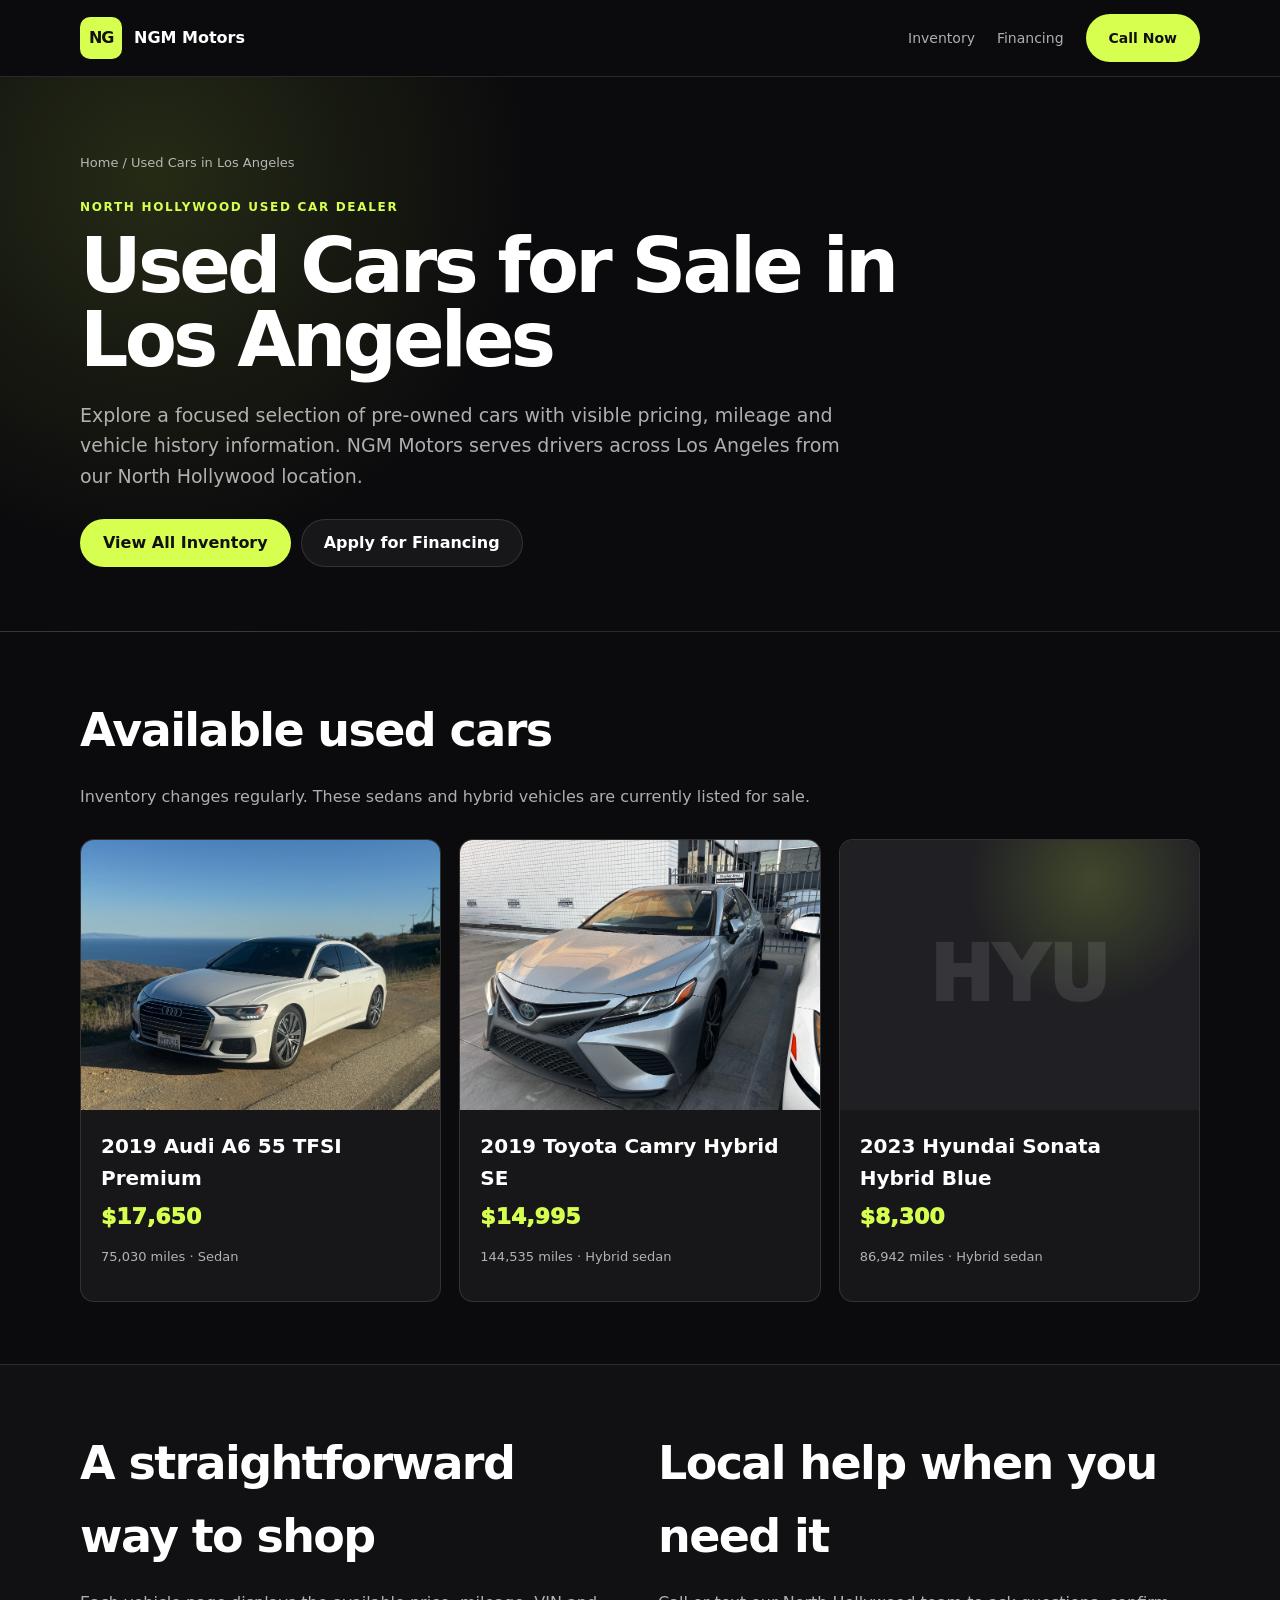
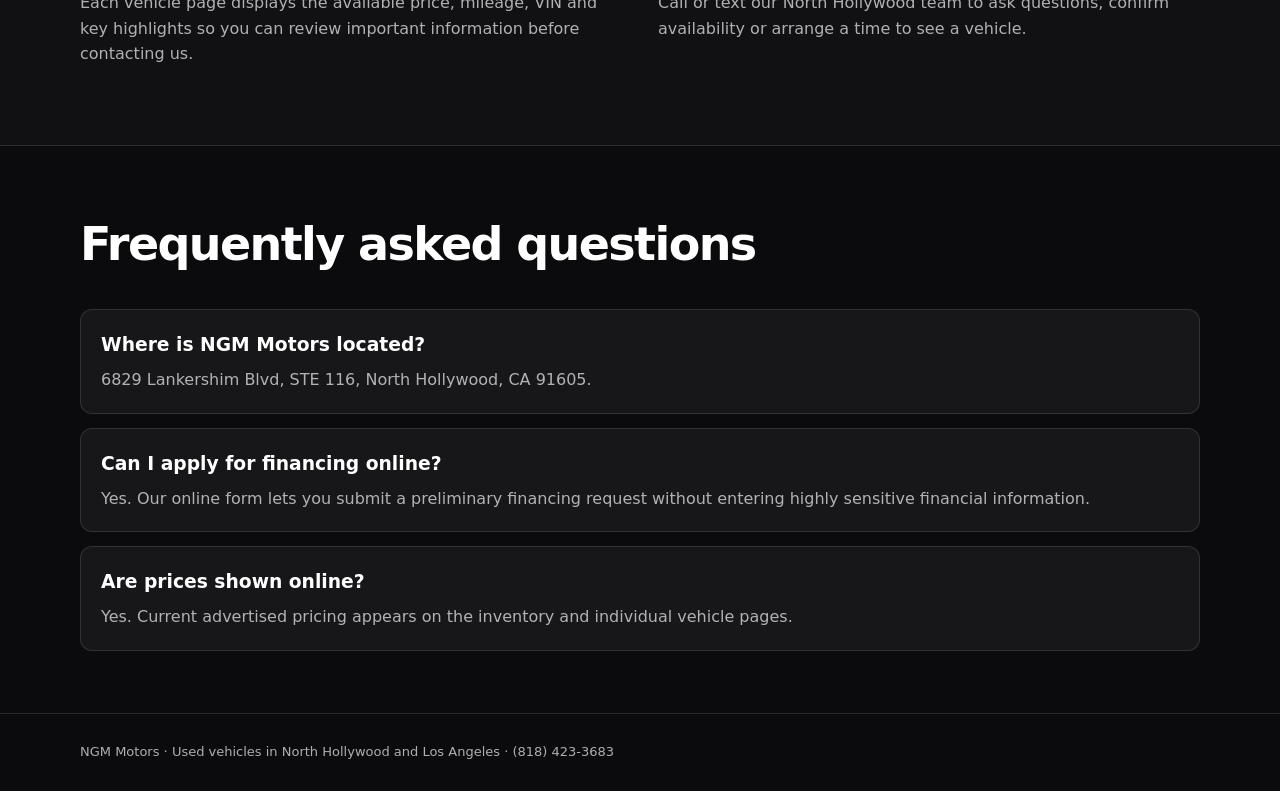
<file: used-cars-los-angeles/index.html>
<!doctype html><html lang="en"><head><meta charset="utf-8"><meta name="viewport" content="width=device-width,initial-scale=1"><title>Used Cars for Sale in Los Angeles | NGM Motors</title><meta name="description" content="Shop quality used cars for sale in Los Angeles and North Hollywood. View current prices, mileage and vehicle details from NGM Motors."><meta name="robots" content="index,follow,max-image-preview:large"><link rel="canonical" href="https://ngm.fndmycar.com/used-cars-los-angeles/"><meta property="og:type" content="website"><meta property="og:title" content="Used Cars for Sale in Los Angeles | NGM Motors"><meta property="og:description" content="Browse current pre-owned cars with straightforward pricing and vehicle details."><meta property="og:url" content="https://ngm.fndmycar.com/used-cars-los-angeles/"><meta property="og:image" content="https://ngm.fndmycar.com/assets/inventory/audi-a6-nh9866/01-front-three-quarter.jpg?v=1"><meta name="twitter:card" content="summary_large_image"><link rel="stylesheet" href="/local.css"><script type="application/ld+json">{"@context":"https://schema.org","@graph":[{"@type":"CollectionPage","name":"Used Cars for Sale in Los Angeles","url":"https://ngm.fndmycar.com/used-cars-los-angeles/","description":"Current selection of used cars offered by NGM Motors in North Hollywood, Los Angeles.","isPartOf":{"@id":"https://ngm.fndmycar.com/#dealer"}},{"@type":"FAQPage","mainEntity":[{"@type":"Question","name":"Where is NGM Motors located?","acceptedAnswer":{"@type":"Answer","text":"NGM Motors is located at 6829 Lankershim Blvd, STE 116, North Hollywood, CA 91605."}},{"@type":"Question","name":"Can I apply for vehicle financing online?","acceptedAnswer":{"@type":"Answer","text":"Yes. You can submit a preliminary financing request through the NGM Motors financing page."}},{"@type":"Question","name":"Are vehicle prices shown online?","acceptedAnswer":{"@type":"Answer","text":"Yes. Current advertised prices and key vehicle details are displayed on each inventory page."}}]}]}</script></head><body><header><div class="container header-inner"><a class="brand" href="/"><span class="mark">NG</span>NGM Motors</a><nav class="nav"><a href="/#inventory">Inventory</a><a href="/financing.html">Financing</a><a class="button" href="tel:+18184233683">Call Now</a></nav></div></header><main><section class="hero"><div class="container"><nav class="crumbs"><a href="/">Home</a> / Used Cars in Los Angeles</nav><p class="eyebrow">North Hollywood used car dealer</p><h1>Used Cars for Sale in Los Angeles</h1><p class="lead">Explore a focused selection of pre-owned cars with visible pricing, mileage and vehicle history information. NGM Motors serves drivers across Los Angeles from our North Hollywood location.</p><div class="actions"><a class="button" href="/#inventory">View All Inventory</a><a class="button secondary" href="/financing.html">Apply for Financing</a></div></div></section><section class="section"><div class="container"><h2>Available used cars</h2><p class="copy">Inventory changes regularly. These sedans and hybrid vehicles are currently listed for sale.</p><div class="grid"><a class="card" href="/inventory/2019-audi-a6-55-tfsi-premium/"><img src="/assets/inventory/audi-a6-nh9866/01-front-three-quarter.jpg?v=1" alt="2019 Audi A6 used car for sale in Los Angeles"><div class="card-body"><h3>2019 Audi A6 55 TFSI Premium</h3><span class="price">$17,650</span><p class="meta">75,030 miles · Sedan</p></div></a><a class="card" href="/inventory/2019-toyota-camry-hybrid-se/"><img src="/assets/inventory/toyota-camry-cmxcmr1/01-front-three-quarter.jpg?v=2" alt="2019 Toyota Camry Hybrid used car for sale in Los Angeles"><div class="card-body"><h3>2019 Toyota Camry Hybrid SE</h3><span class="price">$14,995</span><p class="meta">144,535 miles · Hybrid sedan</p></div></a><a class="card" href="/inventory/2023-hyundai-sonata-hybrid-blue/"><div class="vehicle-placeholder">HYU</div><div class="card-body"><h3>2023 Hyundai Sonata Hybrid Blue</h3><span class="price">$8,300</span><p class="meta">86,942 miles · Hybrid sedan</p></div></a></div></div></section><section class="section alt"><div class="container text-grid"><div><h2>A straightforward way to shop</h2><p>Each vehicle page displays the available price, mileage, VIN and key highlights so you can review important information before contacting us.</p></div><div><h2>Local help when you need it</h2><p>Call or text our North Hollywood team to ask questions, confirm availability or arrange a time to see a vehicle.</p></div></div></section><section class="section"><div class="container"><h2>Frequently asked questions</h2><div class="faq"><article><h3>Where is NGM Motors located?</h3><p>6829 Lankershim Blvd, STE 116, North Hollywood, CA 91605.</p></article><article><h3>Can I apply for financing online?</h3><p>Yes. Our online form lets you submit a preliminary financing request without entering highly sensitive financial information.</p></article><article><h3>Are prices shown online?</h3><p>Yes. Current advertised pricing appears on the inventory and individual vehicle pages.</p></article></div></div></section></main><footer><div class="container">NGM Motors · Used vehicles in North Hollywood and Los Angeles · (818) 423-3683</div></footer></body></html>
</file>
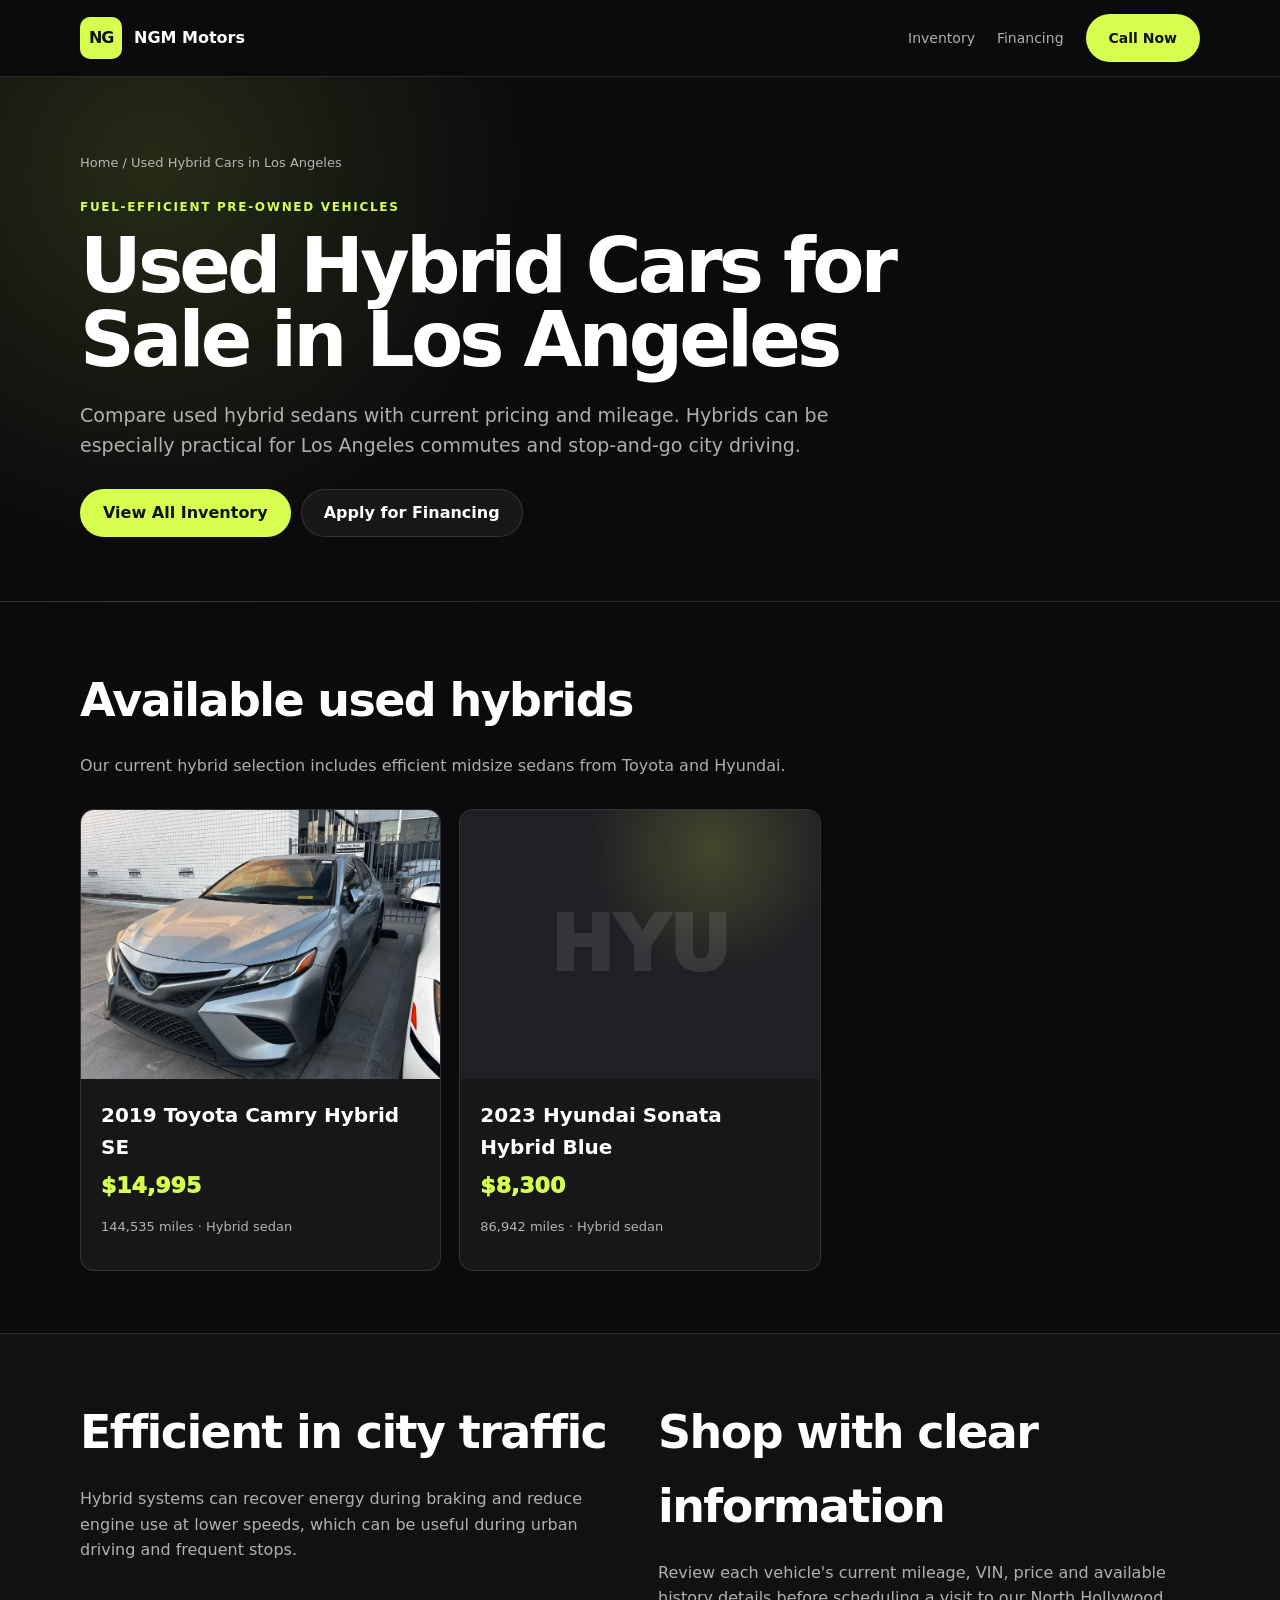
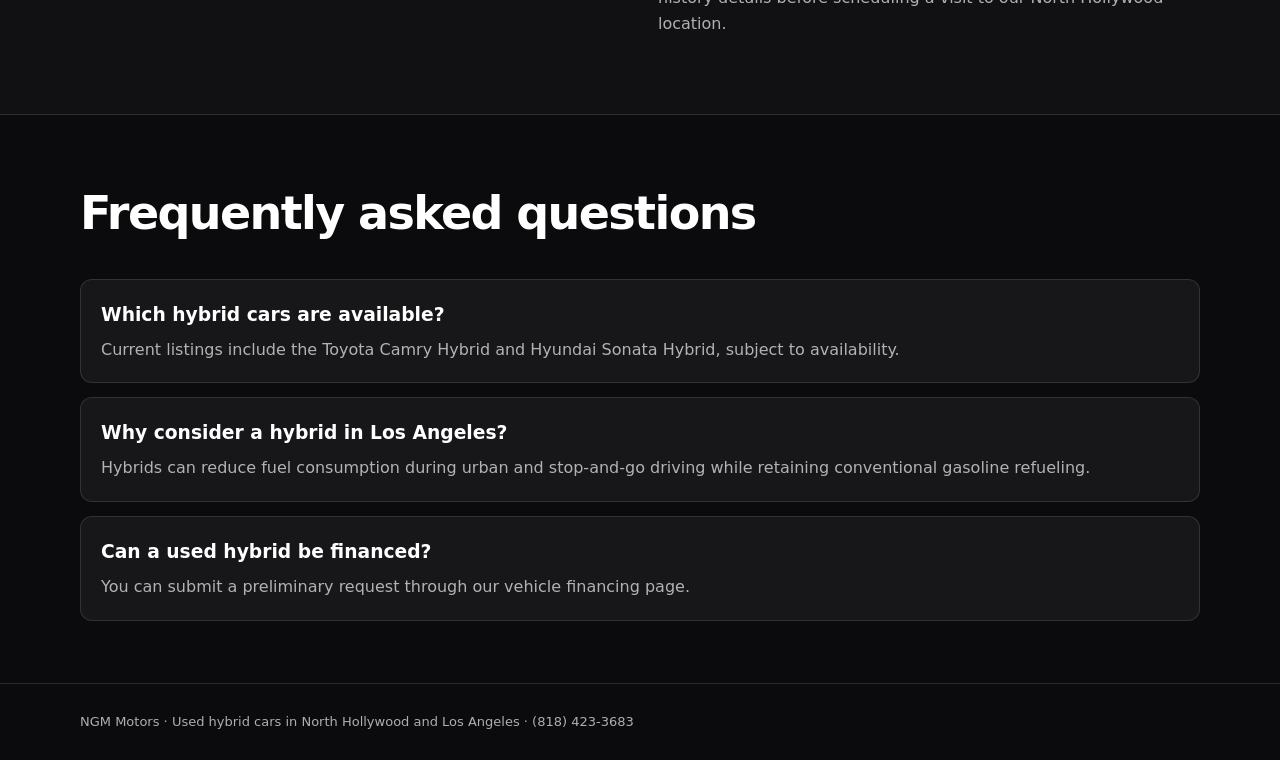
<file: used-hybrid-cars-los-angeles/index.html>
<!doctype html><html lang="en"><head><meta charset="utf-8"><meta name="viewport" content="width=device-width,initial-scale=1"><title>Used Hybrid Cars for Sale in Los Angeles | NGM Motors</title><meta name="description" content="Shop used hybrid cars for sale in Los Angeles, including Toyota Camry Hybrid and Hyundai Sonata Hybrid models at NGM Motors."><meta name="robots" content="index,follow,max-image-preview:large"><link rel="canonical" href="https://ngm.fndmycar.com/used-hybrid-cars-los-angeles/"><meta property="og:type" content="website"><meta property="og:title" content="Used Hybrid Cars for Sale in Los Angeles | NGM Motors"><meta property="og:description" content="Compare fuel-efficient pre-owned hybrid sedans available in North Hollywood."><meta property="og:url" content="https://ngm.fndmycar.com/used-hybrid-cars-los-angeles/"><meta property="og:image" content="https://ngm.fndmycar.com/assets/inventory/toyota-camry-cmxcmr1/01-front-three-quarter.jpg?v=2"><meta name="twitter:card" content="summary_large_image"><link rel="stylesheet" href="/local.css"><script type="application/ld+json">{"@context":"https://schema.org","@graph":[{"@type":"CollectionPage","name":"Used Hybrid Cars for Sale in Los Angeles","url":"https://ngm.fndmycar.com/used-hybrid-cars-los-angeles/","description":"Used hybrid cars offered by NGM Motors in North Hollywood, Los Angeles.","isPartOf":{"@id":"https://ngm.fndmycar.com/#dealer"}},{"@type":"FAQPage","mainEntity":[{"@type":"Question","name":"What used hybrid cars are currently available?","acceptedAnswer":{"@type":"Answer","text":"Current hybrid inventory includes Toyota Camry Hybrid and Hyundai Sonata Hybrid models, subject to availability."}},{"@type":"Question","name":"Why consider a used hybrid in Los Angeles?","acceptedAnswer":{"@type":"Answer","text":"A hybrid can reduce fuel use during urban and stop-and-go driving while retaining the convenience of gasoline refueling."}},{"@type":"Question","name":"Can I finance a used hybrid car?","acceptedAnswer":{"@type":"Answer","text":"You can submit a preliminary financing request through the NGM Motors financing page."}}]}]}</script></head><body><header><div class="container header-inner"><a class="brand" href="/"><span class="mark">NG</span>NGM Motors</a><nav class="nav"><a href="/#inventory">Inventory</a><a href="/financing.html">Financing</a><a class="button" href="tel:+18184233683">Call Now</a></nav></div></header><main><section class="hero"><div class="container"><nav class="crumbs"><a href="/">Home</a> / Used Hybrid Cars in Los Angeles</nav><p class="eyebrow">Fuel-efficient pre-owned vehicles</p><h1>Used Hybrid Cars for Sale in Los Angeles</h1><p class="lead">Compare used hybrid sedans with current pricing and mileage. Hybrids can be especially practical for Los Angeles commutes and stop-and-go city driving.</p><div class="actions"><a class="button" href="/#inventory">View All Inventory</a><a class="button secondary" href="/financing.html">Apply for Financing</a></div></div></section><section class="section"><div class="container"><h2>Available used hybrids</h2><p class="copy">Our current hybrid selection includes efficient midsize sedans from Toyota and Hyundai.</p><div class="grid"><a class="card" href="/inventory/2019-toyota-camry-hybrid-se/"><img src="/assets/inventory/toyota-camry-cmxcmr1/01-front-three-quarter.jpg?v=2" alt="2019 Toyota Camry Hybrid for sale in Los Angeles"><div class="card-body"><h3>2019 Toyota Camry Hybrid SE</h3><span class="price">$14,995</span><p class="meta">144,535 miles · Hybrid sedan</p></div></a><a class="card" href="/inventory/2023-hyundai-sonata-hybrid-blue/"><div class="vehicle-placeholder">HYU</div><div class="card-body"><h3>2023 Hyundai Sonata Hybrid Blue</h3><span class="price">$8,300</span><p class="meta">86,942 miles · Hybrid sedan</p></div></a></div></div></section><section class="section alt"><div class="container text-grid"><div><h2>Efficient in city traffic</h2><p>Hybrid systems can recover energy during braking and reduce engine use at lower speeds, which can be useful during urban driving and frequent stops.</p></div><div><h2>Shop with clear information</h2><p>Review each vehicle's current mileage, VIN, price and available history details before scheduling a visit to our North Hollywood location.</p></div></div></section><section class="section"><div class="container"><h2>Frequently asked questions</h2><div class="faq"><article><h3>Which hybrid cars are available?</h3><p>Current listings include the Toyota Camry Hybrid and Hyundai Sonata Hybrid, subject to availability.</p></article><article><h3>Why consider a hybrid in Los Angeles?</h3><p>Hybrids can reduce fuel consumption during urban and stop-and-go driving while retaining conventional gasoline refueling.</p></article><article><h3>Can a used hybrid be financed?</h3><p>You can submit a preliminary request through our vehicle financing page.</p></article></div></div></section></main><footer><div class="container">NGM Motors · Used hybrid cars in North Hollywood and Los Angeles · (818) 423-3683</div></footer></body></html>
</file>
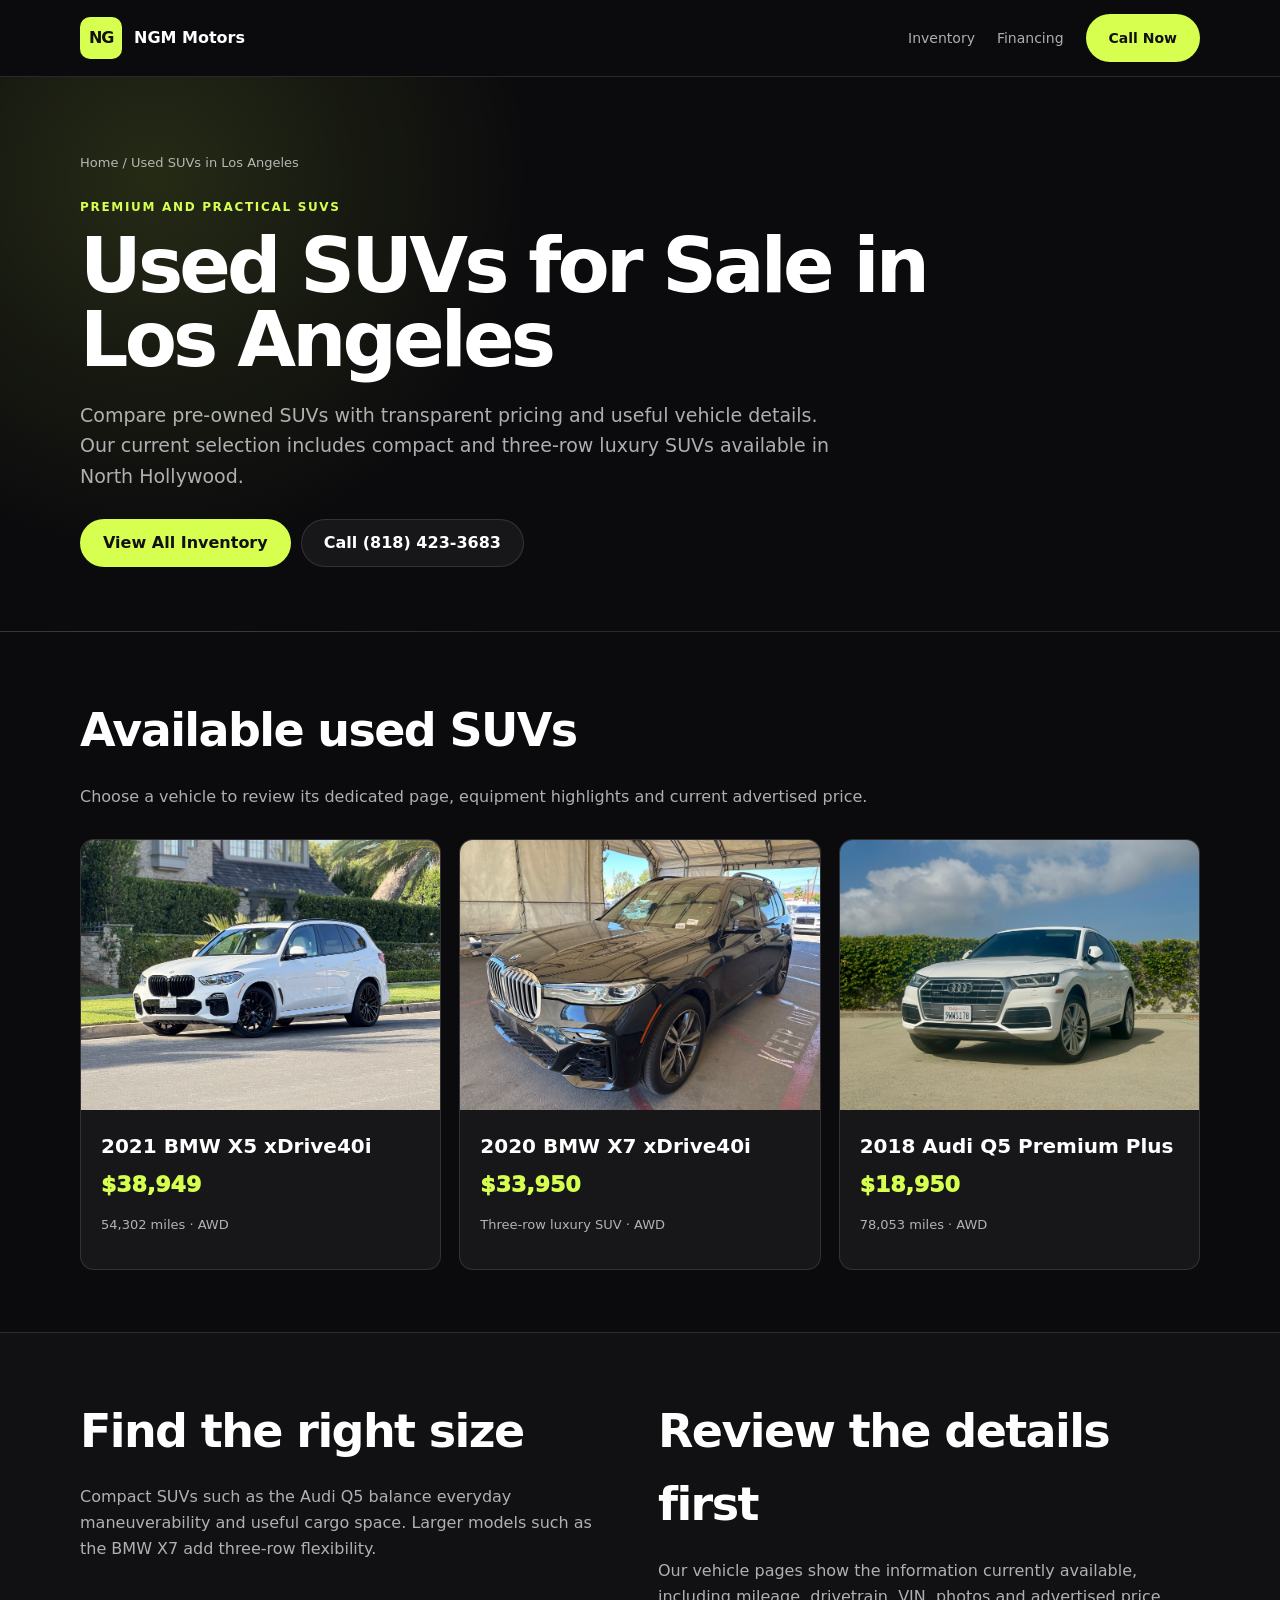
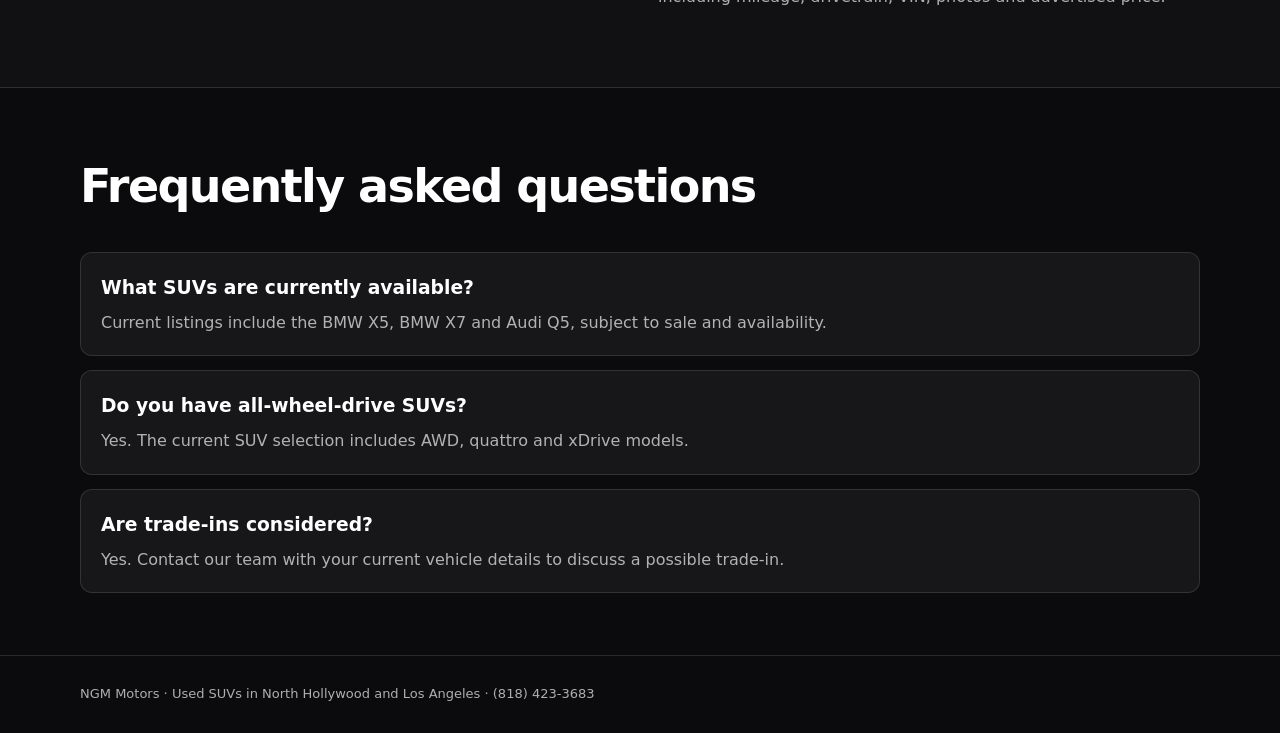
<file: used-suvs-los-angeles/index.html>
<!doctype html><html lang="en"><head><meta charset="utf-8"><meta name="viewport" content="width=device-width,initial-scale=1"><title>Used SUVs for Sale in Los Angeles | NGM Motors</title><meta name="description" content="Browse used SUVs for sale in Los Angeles, including BMW and Audi models. See prices, mileage and details at NGM Motors in North Hollywood."><meta name="robots" content="index,follow,max-image-preview:large"><link rel="canonical" href="https://ngm.fndmycar.com/used-suvs-los-angeles/"><meta property="og:type" content="website"><meta property="og:title" content="Used SUVs for Sale in Los Angeles | NGM Motors"><meta property="og:description" content="Explore premium pre-owned SUVs with visible pricing and key details."><meta property="og:url" content="https://ngm.fndmycar.com/used-suvs-los-angeles/"><meta property="og:image" content="https://ngm.fndmycar.com/assets/inventory/bmw-x5-40370/01-front-three-quarter.jpg?v=2"><meta name="twitter:card" content="summary_large_image"><link rel="stylesheet" href="/local.css"><script type="application/ld+json">{"@context":"https://schema.org","@graph":[{"@type":"CollectionPage","name":"Used SUVs for Sale in Los Angeles","url":"https://ngm.fndmycar.com/used-suvs-los-angeles/","description":"Used SUVs offered by NGM Motors in North Hollywood, Los Angeles.","isPartOf":{"@id":"https://ngm.fndmycar.com/#dealer"}},{"@type":"FAQPage","mainEntity":[{"@type":"Question","name":"What used SUVs are currently available?","acceptedAnswer":{"@type":"Answer","text":"Current inventory includes BMW X5, BMW X7 and Audi Q5 models, subject to availability."}},{"@type":"Question","name":"Do you offer all-wheel-drive SUVs?","acceptedAnswer":{"@type":"Answer","text":"Yes. Several current SUV listings include AWD or xDrive all-wheel drive."}},{"@type":"Question","name":"Can I trade in my current vehicle?","acceptedAnswer":{"@type":"Answer","text":"Trade-ins are considered. Contact NGM Motors with your vehicle details for more information."}}]}]}</script></head><body><header><div class="container header-inner"><a class="brand" href="/"><span class="mark">NG</span>NGM Motors</a><nav class="nav"><a href="/#inventory">Inventory</a><a href="/financing.html">Financing</a><a class="button" href="tel:+18184233683">Call Now</a></nav></div></header><main><section class="hero"><div class="container"><nav class="crumbs"><a href="/">Home</a> / Used SUVs in Los Angeles</nav><p class="eyebrow">Premium and practical SUVs</p><h1>Used SUVs for Sale in Los Angeles</h1><p class="lead">Compare pre-owned SUVs with transparent pricing and useful vehicle details. Our current selection includes compact and three-row luxury SUVs available in North Hollywood.</p><div class="actions"><a class="button" href="/#inventory">View All Inventory</a><a class="button secondary" href="tel:+18184233683">Call (818) 423-3683</a></div></div></section><section class="section"><div class="container"><h2>Available used SUVs</h2><p class="copy">Choose a vehicle to review its dedicated page, equipment highlights and current advertised price.</p><div class="grid"><a class="card" href="/inventory/2021-bmw-x5-xdrive40i/"><img src="/assets/inventory/bmw-x5-40370/01-front-three-quarter.jpg?v=2" alt="2021 BMW X5 used SUV for sale in Los Angeles"><div class="card-body"><h3>2021 BMW X5 xDrive40i</h3><span class="price">$38,949</span><p class="meta">54,302 miles · AWD</p></div></a><a class="card" href="/inventory/2020-bmw-x7-xdrive40i/"><img src="/assets/inventory/bmw-x7/01-front-three-quarter.jpg?v=1" alt="2020 BMW X7 used SUV for sale in Los Angeles"><div class="card-body"><h3>2020 BMW X7 xDrive40i</h3><span class="price">$33,950</span><p class="meta">Three-row luxury SUV · AWD</p></div></a><a class="card" href="/inventory/2018-audi-q5-premium-plus/"><img src="/assets/inventory/audi-q5-tr11102/01-img_2217.jpg?v=1" alt="2018 Audi Q5 used SUV for sale in Los Angeles"><div class="card-body"><h3>2018 Audi Q5 Premium Plus</h3><span class="price">$18,950</span><p class="meta">78,053 miles · AWD</p></div></a></div></div></section><section class="section alt"><div class="container text-grid"><div><h2>Find the right size</h2><p>Compact SUVs such as the Audi Q5 balance everyday maneuverability and useful cargo space. Larger models such as the BMW X7 add three-row flexibility.</p></div><div><h2>Review the details first</h2><p>Our vehicle pages show the information currently available, including mileage, drivetrain, VIN, photos and advertised price.</p></div></div></section><section class="section"><div class="container"><h2>Frequently asked questions</h2><div class="faq"><article><h3>What SUVs are currently available?</h3><p>Current listings include the BMW X5, BMW X7 and Audi Q5, subject to sale and availability.</p></article><article><h3>Do you have all-wheel-drive SUVs?</h3><p>Yes. The current SUV selection includes AWD, quattro and xDrive models.</p></article><article><h3>Are trade-ins considered?</h3><p>Yes. Contact our team with your current vehicle details to discuss a possible trade-in.</p></article></div></div></section></main><footer><div class="container">NGM Motors · Used SUVs in North Hollywood and Los Angeles · (818) 423-3683</div></footer></body></html>
</file>
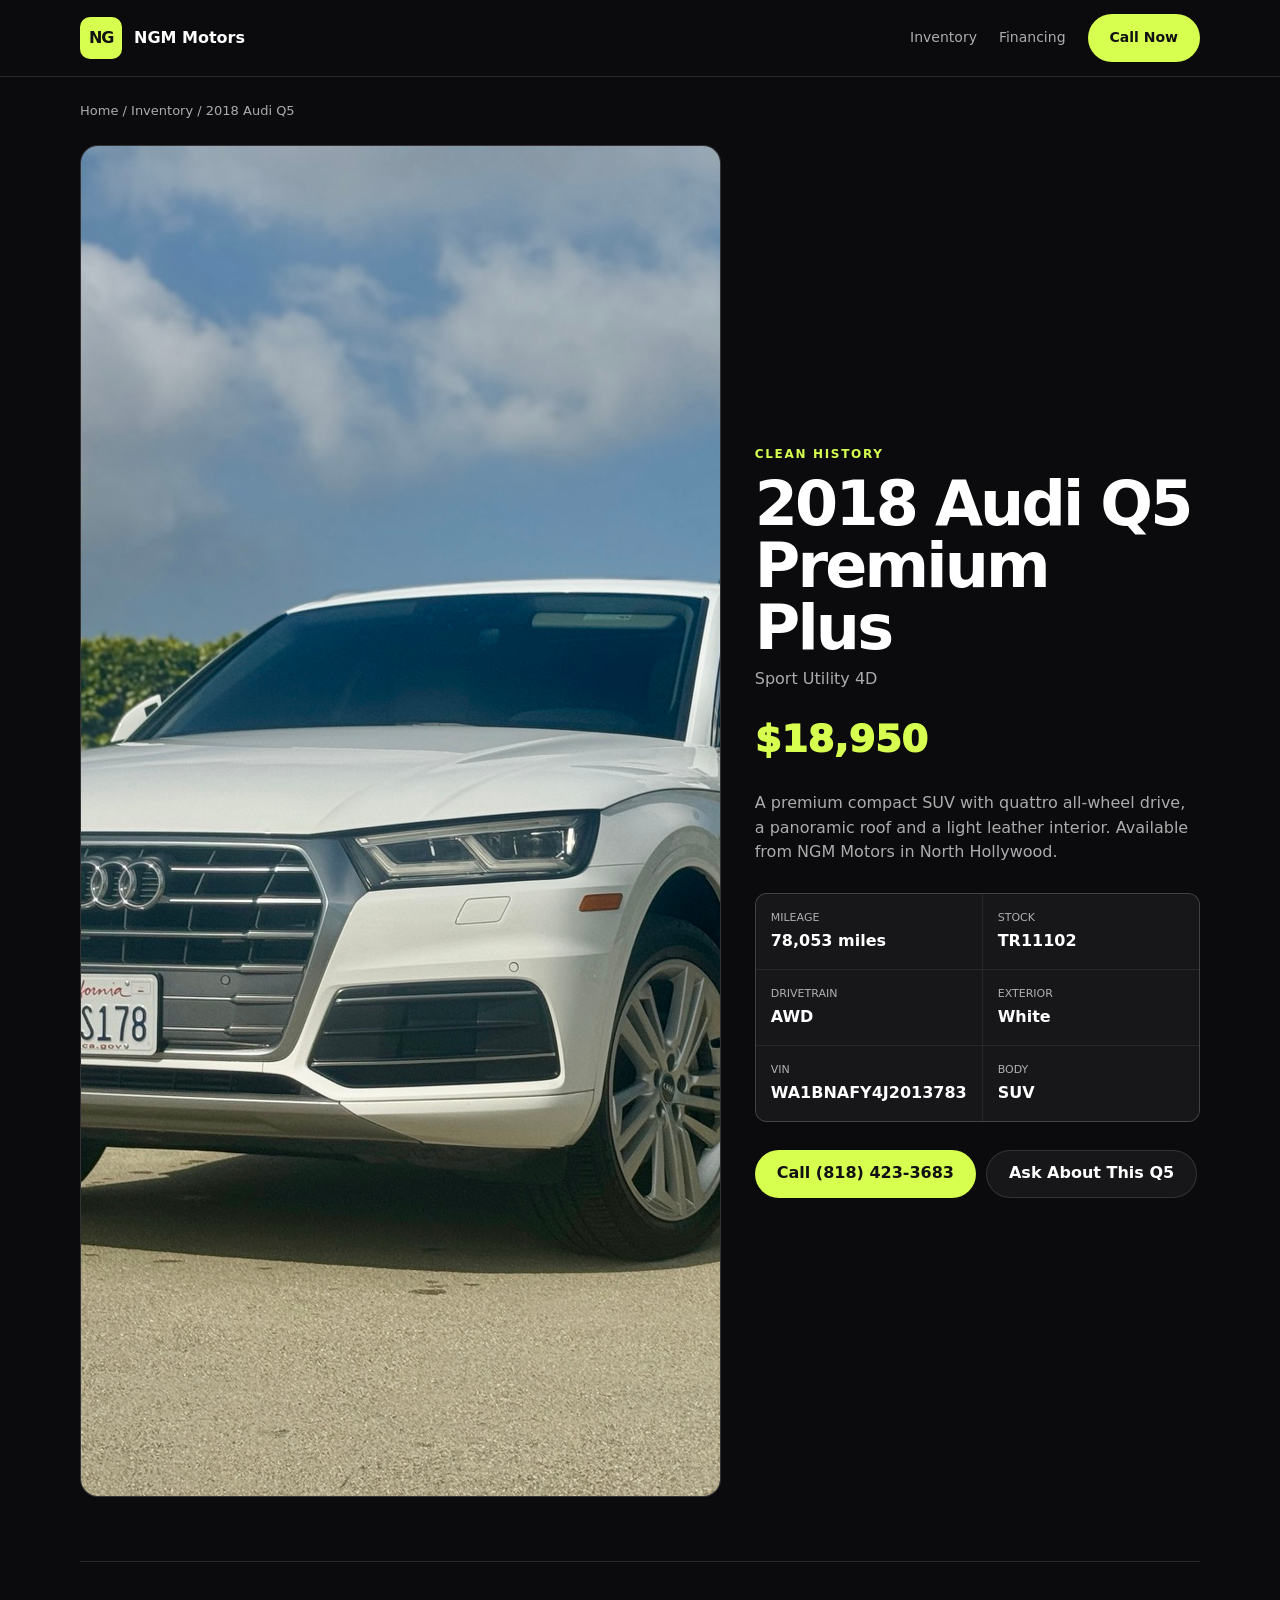
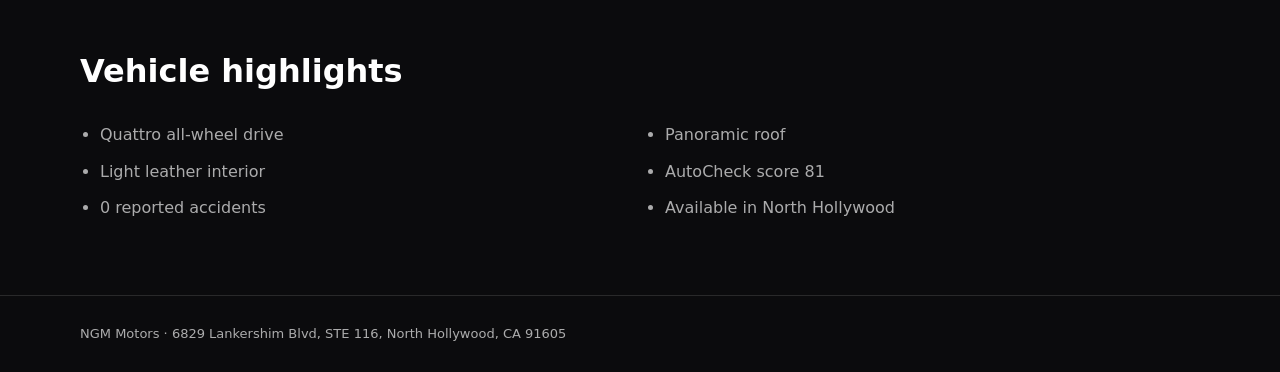
<file: inventory/2018-audi-q5-premium-plus/index.html>
<!doctype html><html lang="en"><head><meta charset="utf-8"><meta name="viewport" content="width=device-width,initial-scale=1"><title>2018 Audi Q5 Premium Plus for Sale in Los Angeles | NGM Motors</title><meta name="description" content="Shop this 2018 Audi Q5 Premium Plus AWD with 78,053 miles for $18,950 at NGM Motors in North Hollywood, Los Angeles."><meta name="robots" content="index,follow,max-image-preview:large"><link rel="canonical" href="https://ngm.fndmycar.com/inventory/2018-audi-q5-premium-plus/"><meta property="og:type" content="product"><meta property="og:title" content="2018 Audi Q5 Premium Plus - $18,950"><meta property="og:description" content="White AWD Audi Q5 with panoramic roof, light leather interior and 78,053 miles."><meta property="og:url" content="https://ngm.fndmycar.com/inventory/2018-audi-q5-premium-plus/"><meta property="og:image" content="https://ngm.fndmycar.com/assets/inventory/audi-q5-tr11102/01-img_2217.jpg?v=1"><meta name="twitter:card" content="summary_large_image"><link rel="stylesheet" href="../vehicle.css"><script type="application/ld+json">{"@context":"https://schema.org","@type":"Vehicle","name":"2018 Audi Q5 Premium Plus","url":"https://ngm.fndmycar.com/inventory/2018-audi-q5-premium-plus/","image":"https://ngm.fndmycar.com/assets/inventory/audi-q5-tr11102/01-img_2217.jpg?v=1","vehicleIdentificationNumber":"WA1BNAFY4J2013783","mileageFromOdometer":{"@type":"QuantitativeValue","value":78053,"unitCode":"SMI"},"vehicleModelDate":"2018","manufacturer":{"@type":"Organization","name":"Audi"},"model":"Q5 Premium Plus","vehicleConfiguration":"Sport Utility 4D","vehicleTransmission":"Automatic","driveWheelConfiguration":"https://schema.org/AllWheelDriveConfiguration","color":"White","offers":{"@type":"Offer","price":18950,"priceCurrency":"USD","availability":"https://schema.org/InStock","url":"https://ngm.fndmycar.com/inventory/2018-audi-q5-premium-plus/","seller":{"@id":"https://ngm.fndmycar.com/#dealer"}}}</script></head><body><header><div class="container header-inner"><a class="brand" href="/"><span class="mark">NG</span>NGM Motors</a><nav class="nav"><a href="/#inventory">Inventory</a><a href="/financing.html">Financing</a><a class="button" href="tel:+18184233683">Call Now</a></nav></div></header><main class="container"><nav class="crumbs"><a href="/">Home</a> / <a href="/#inventory">Inventory</a> / 2018 Audi Q5</nav><article class="vehicle"><div class="photo"><img src="/assets/inventory/audi-q5-tr11102/01-img_2217.jpg?v=1" alt="White 2018 Audi Q5 Premium Plus for sale in Los Angeles" width="1800" height="1350"></div><div class="content"><p class="kicker">Clean History</p><h1>2018 Audi Q5 Premium Plus</h1><p class="trim">Sport Utility 4D</p><p class="price">$18,950</p><p class="description">A premium compact SUV with quattro all-wheel drive, a panoramic roof and a light leather interior. Available from NGM Motors in North Hollywood.</p><div class="specs"><div class="spec"><span>Mileage</span><strong>78,053 miles</strong></div><div class="spec"><span>Stock</span><strong>TR11102</strong></div><div class="spec"><span>Drivetrain</span><strong>AWD</strong></div><div class="spec"><span>Exterior</span><strong>White</strong></div><div class="spec"><span>VIN</span><strong>WA1BNAFY4J2013783</strong></div><div class="spec"><span>Body</span><strong>SUV</strong></div></div><div class="actions"><a class="button" href="tel:+18184233683">Call (818) 423-3683</a><a class="button secondary" href="/#contact">Ask About This Q5</a></div></div></article><section class="details"><h2>Vehicle highlights</h2><ul><li>Quattro all-wheel drive</li><li>Panoramic roof</li><li>Light leather interior</li><li>AutoCheck score 81</li><li>0 reported accidents</li><li>Available in North Hollywood</li></ul></section></main><footer><div class="container">NGM Motors · 6829 Lankershim Blvd, STE 116, North Hollywood, CA 91605</div></footer></body></html>
</file>
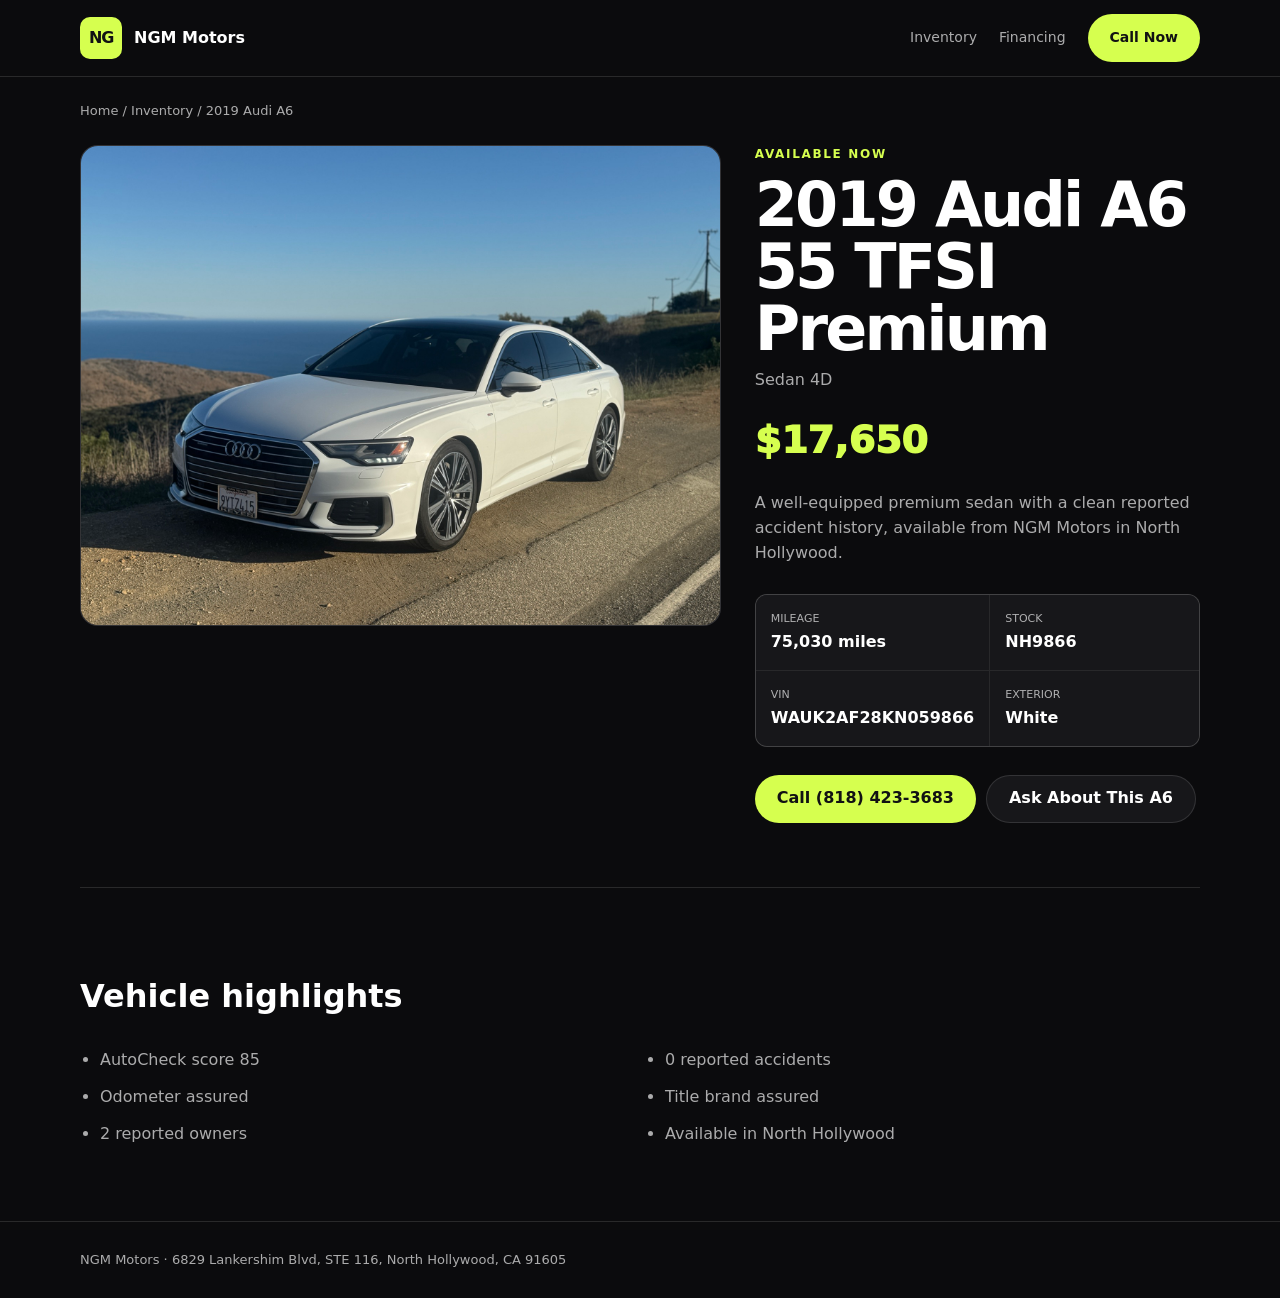
<file: inventory/2019-audi-a6-55-tfsi-premium/index.html>
<!doctype html><html lang="en"><head><meta charset="utf-8"><meta name="viewport" content="width=device-width,initial-scale=1"><title>2019 Audi A6 55 TFSI Premium for Sale in Los Angeles | NGM</title><meta name="description" content="Shop this 2019 Audi A6 55 TFSI Premium with 75,030 miles for $17,650 at NGM Motors in North Hollywood, CA."><meta name="robots" content="index,follow,max-image-preview:large"><link rel="canonical" href="https://ngm.fndmycar.com/inventory/2019-audi-a6-55-tfsi-premium/"><meta property="og:type" content="product"><meta property="og:title" content="2019 Audi A6 55 TFSI Premium - $17,650"><meta property="og:description" content="White Audi A6 premium sedan with 75,030 miles and clean reported accident history."><meta property="og:url" content="https://ngm.fndmycar.com/inventory/2019-audi-a6-55-tfsi-premium/"><meta property="og:image" content="https://ngm.fndmycar.com/assets/inventory/audi-a6-nh9866/01-front-three-quarter.jpg?v=1"><meta name="twitter:card" content="summary_large_image"><link rel="stylesheet" href="../vehicle.css"><script type="application/ld+json">{"@context":"https://schema.org","@type":"Vehicle","name":"2019 Audi A6 55 TFSI Premium","url":"https://ngm.fndmycar.com/inventory/2019-audi-a6-55-tfsi-premium/","image":"https://ngm.fndmycar.com/assets/inventory/audi-a6-nh9866/01-front-three-quarter.jpg?v=1","vehicleIdentificationNumber":"WAUK2AF28KN059866","mileageFromOdometer":{"@type":"QuantitativeValue","value":75030,"unitCode":"SMI"},"vehicleModelDate":"2019","manufacturer":{"@type":"Organization","name":"Audi"},"model":"A6 55 TFSI Premium","color":"White","offers":{"@type":"Offer","price":17650,"priceCurrency":"USD","availability":"https://schema.org/InStock","url":"https://ngm.fndmycar.com/inventory/2019-audi-a6-55-tfsi-premium/","seller":{"@id":"https://ngm.fndmycar.com/#dealer"}}}</script></head><body><header><div class="container header-inner"><a class="brand" href="/"><span class="mark">NG</span>NGM Motors</a><nav class="nav"><a href="/#inventory">Inventory</a><a href="/financing.html">Financing</a><a class="button" href="tel:+18184233683">Call Now</a></nav></div></header><main class="container"><nav class="crumbs"><a href="/">Home</a> / <a href="/#inventory">Inventory</a> / 2019 Audi A6</nav><article class="vehicle"><div class="photo"><img src="/assets/inventory/audi-a6-nh9866/01-front-three-quarter.jpg?v=1" alt="White 2019 Audi A6 55 TFSI Premium for sale in Los Angeles"></div><div class="content"><p class="kicker">Available Now</p><h1>2019 Audi A6 55 TFSI Premium</h1><p class="trim">Sedan 4D</p><p class="price">$17,650</p><p class="description">A well-equipped premium sedan with a clean reported accident history, available from NGM Motors in North Hollywood.</p><div class="specs"><div class="spec"><span>Mileage</span><strong>75,030 miles</strong></div><div class="spec"><span>Stock</span><strong>NH9866</strong></div><div class="spec"><span>VIN</span><strong>WAUK2AF28KN059866</strong></div><div class="spec"><span>Exterior</span><strong>White</strong></div></div><div class="actions"><a class="button" href="tel:+18184233683">Call (818) 423-3683</a><a class="button secondary" href="/#contact">Ask About This A6</a></div></div></article><section class="details"><h2>Vehicle highlights</h2><ul><li>AutoCheck score 85</li><li>0 reported accidents</li><li>Odometer assured</li><li>Title brand assured</li><li>2 reported owners</li><li>Available in North Hollywood</li></ul></section></main><footer><div class="container">NGM Motors · 6829 Lankershim Blvd, STE 116, North Hollywood, CA 91605</div></footer></body></html>
</file>
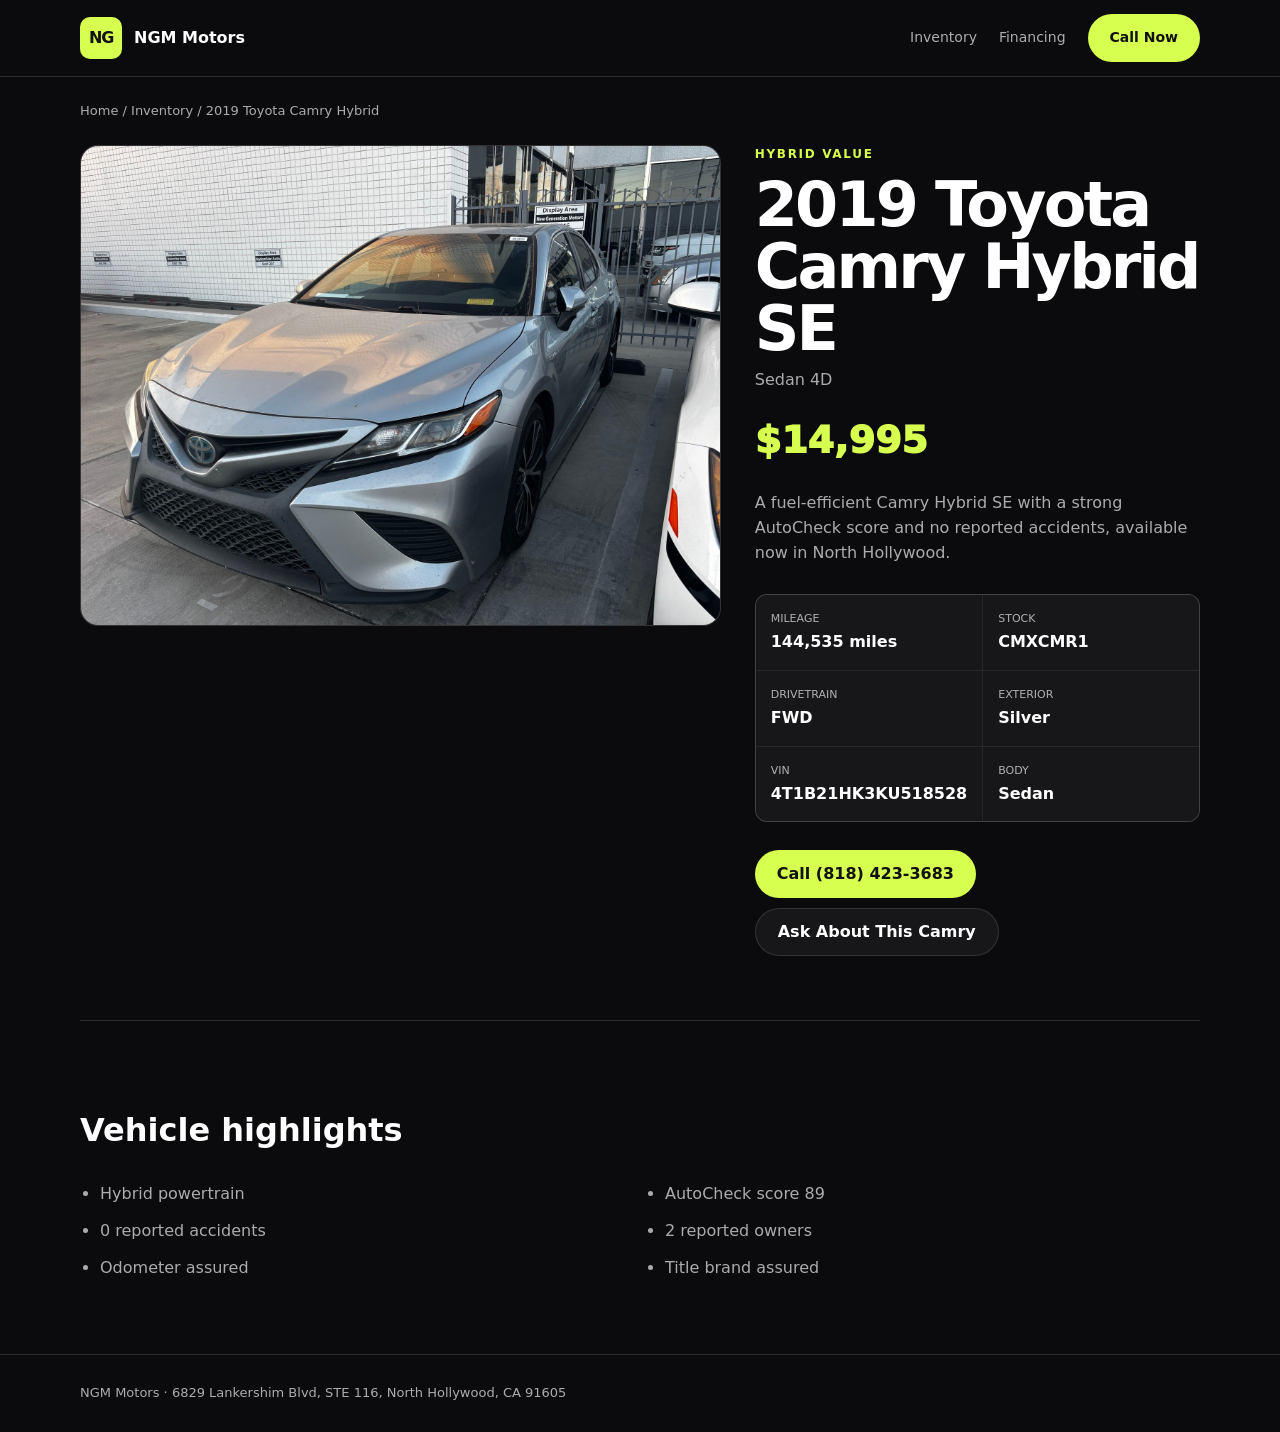
<file: inventory/2019-toyota-camry-hybrid-se/index.html>
<!doctype html><html lang="en"><head><meta charset="utf-8"><meta name="viewport" content="width=device-width,initial-scale=1"><title>2019 Toyota Camry Hybrid SE for Sale in Los Angeles | NGM Motors</title><meta name="description" content="Shop this 2019 Toyota Camry Hybrid SE with 144,535 miles for $14,995 at NGM Motors in North Hollywood, Los Angeles."><meta name="robots" content="index,follow,max-image-preview:large"><link rel="canonical" href="https://ngm.fndmycar.com/inventory/2019-toyota-camry-hybrid-se/"><meta property="og:type" content="product"><meta property="og:title" content="2019 Toyota Camry Hybrid SE - $14,995"><meta property="og:description" content="Silver Camry Hybrid SE with 144,535 miles, AutoCheck score 89 and no reported accidents."><meta property="og:url" content="https://ngm.fndmycar.com/inventory/2019-toyota-camry-hybrid-se/"><meta property="og:image" content="https://ngm.fndmycar.com/assets/inventory/toyota-camry-cmxcmr1/01-front-three-quarter.jpg?v=2"><meta name="twitter:card" content="summary_large_image"><link rel="stylesheet" href="../vehicle.css"><script type="application/ld+json">{"@context":"https://schema.org","@type":"Vehicle","name":"2019 Toyota Camry Hybrid SE","url":"https://ngm.fndmycar.com/inventory/2019-toyota-camry-hybrid-se/","image":"https://ngm.fndmycar.com/assets/inventory/toyota-camry-cmxcmr1/01-front-three-quarter.jpg?v=2","vehicleIdentificationNumber":"4T1B21HK3KU518528","mileageFromOdometer":{"@type":"QuantitativeValue","value":144535,"unitCode":"SMI"},"vehicleModelDate":"2019","manufacturer":{"@type":"Organization","name":"Toyota"},"model":"Camry Hybrid SE","fuelType":"Hybrid","color":"Silver","offers":{"@type":"Offer","price":14995,"priceCurrency":"USD","availability":"https://schema.org/InStock","url":"https://ngm.fndmycar.com/inventory/2019-toyota-camry-hybrid-se/","seller":{"@id":"https://ngm.fndmycar.com/#dealer"}}}</script></head><body><header><div class="container header-inner"><a class="brand" href="/"><span class="mark">NG</span>NGM Motors</a><nav class="nav"><a href="/#inventory">Inventory</a><a href="/financing.html">Financing</a><a class="button" href="tel:+18184233683">Call Now</a></nav></div></header><main class="container"><nav class="crumbs"><a href="/">Home</a> / <a href="/#inventory">Inventory</a> / 2019 Toyota Camry Hybrid</nav><article class="vehicle"><div class="photo"><img src="/assets/inventory/toyota-camry-cmxcmr1/01-front-three-quarter.jpg?v=2" alt="Silver 2019 Toyota Camry Hybrid SE for sale in Los Angeles"></div><div class="content"><p class="kicker">Hybrid Value</p><h1>2019 Toyota Camry Hybrid SE</h1><p class="trim">Sedan 4D</p><p class="price">$14,995</p><p class="description">A fuel-efficient Camry Hybrid SE with a strong AutoCheck score and no reported accidents, available now in North Hollywood.</p><div class="specs"><div class="spec"><span>Mileage</span><strong>144,535 miles</strong></div><div class="spec"><span>Stock</span><strong>CMXCMR1</strong></div><div class="spec"><span>Drivetrain</span><strong>FWD</strong></div><div class="spec"><span>Exterior</span><strong>Silver</strong></div><div class="spec"><span>VIN</span><strong>4T1B21HK3KU518528</strong></div><div class="spec"><span>Body</span><strong>Sedan</strong></div></div><div class="actions"><a class="button" href="tel:+18184233683">Call (818) 423-3683</a><a class="button secondary" href="/#contact">Ask About This Camry</a></div></div></article><section class="details"><h2>Vehicle highlights</h2><ul><li>Hybrid powertrain</li><li>AutoCheck score 89</li><li>0 reported accidents</li><li>2 reported owners</li><li>Odometer assured</li><li>Title brand assured</li></ul></section></main><footer><div class="container">NGM Motors · 6829 Lankershim Blvd, STE 116, North Hollywood, CA 91605</div></footer></body></html>
</file>
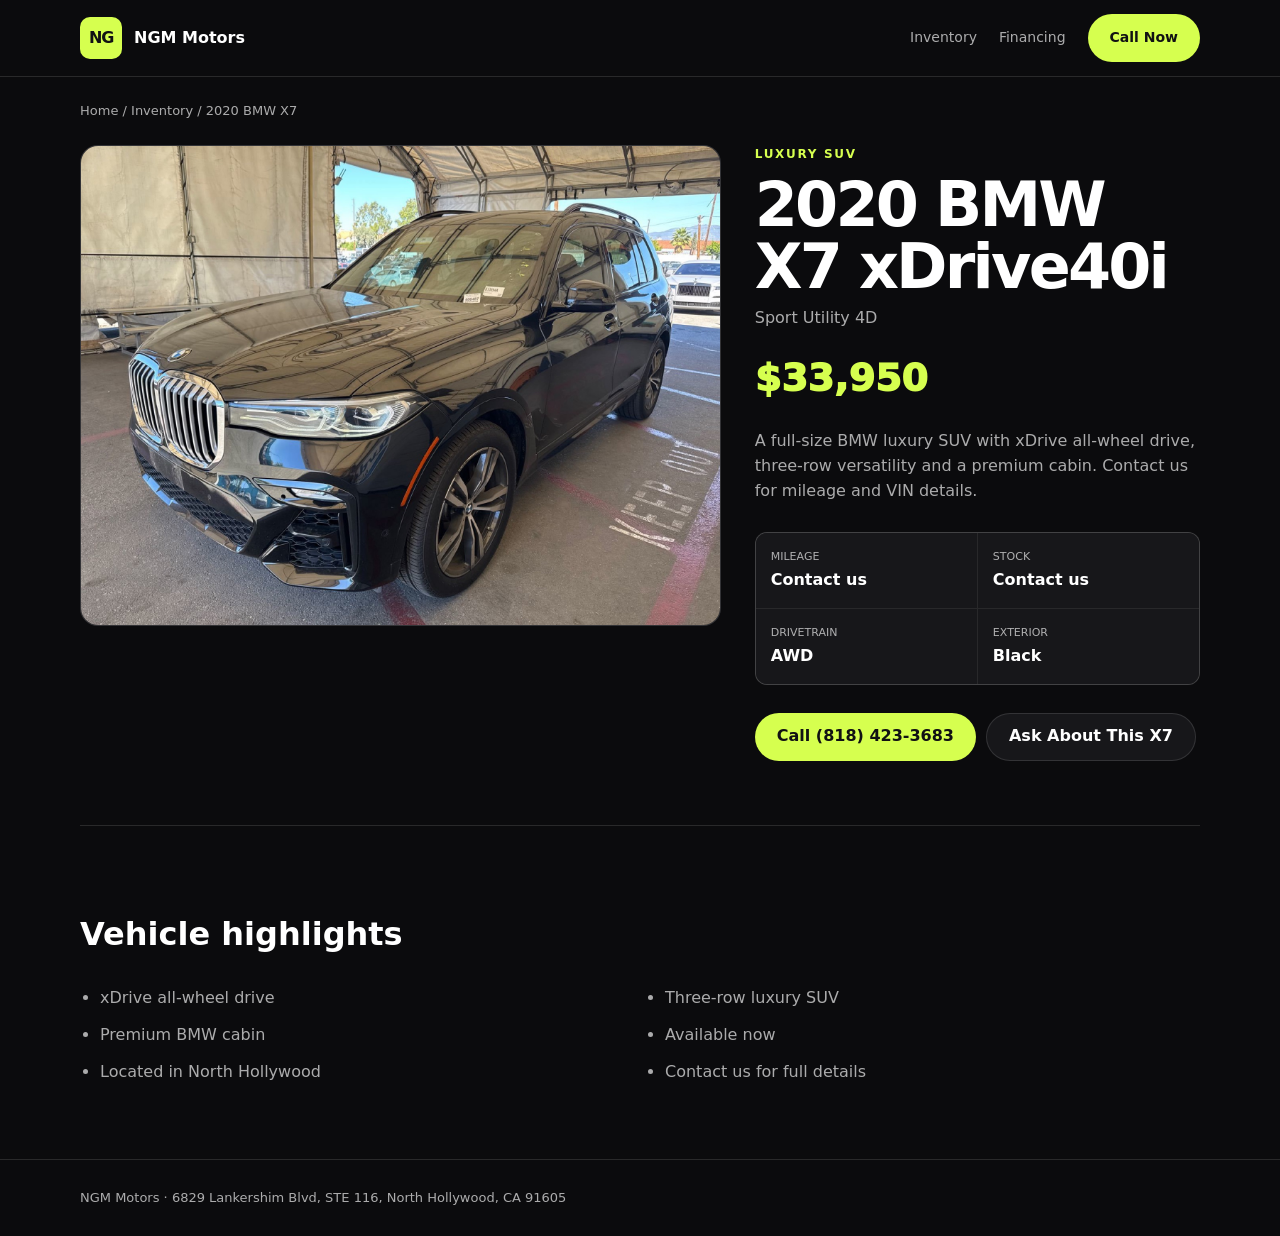
<file: inventory/2020-bmw-x7-xdrive40i/index.html>
<!doctype html><html lang="en"><head><meta charset="utf-8"><meta name="viewport" content="width=device-width,initial-scale=1"><title>2020 BMW X7 xDrive40i for Sale in Los Angeles | NGM Motors</title><meta name="description" content="Shop this black 2020 BMW X7 xDrive40i AWD luxury SUV for $33,950 at NGM Motors in North Hollywood, Los Angeles."><meta name="robots" content="index,follow,max-image-preview:large"><link rel="canonical" href="https://ngm.fndmycar.com/inventory/2020-bmw-x7-xdrive40i/"><meta property="og:type" content="product"><meta property="og:title" content="2020 BMW X7 xDrive40i - $33,950"><meta property="og:description" content="Black three-row BMW X7 luxury SUV with xDrive all-wheel drive."><meta property="og:url" content="https://ngm.fndmycar.com/inventory/2020-bmw-x7-xdrive40i/"><meta property="og:image" content="https://ngm.fndmycar.com/assets/inventory/bmw-x7/01-front-three-quarter.jpg?v=1"><meta name="twitter:card" content="summary_large_image"><link rel="stylesheet" href="../vehicle.css"><script type="application/ld+json">{"@context":"https://schema.org","@type":"Vehicle","name":"2020 BMW X7 xDrive40i","url":"https://ngm.fndmycar.com/inventory/2020-bmw-x7-xdrive40i/","image":"https://ngm.fndmycar.com/assets/inventory/bmw-x7/01-front-three-quarter.jpg?v=1","vehicleModelDate":"2020","manufacturer":{"@type":"Organization","name":"BMW"},"model":"X7 xDrive40i","vehicleConfiguration":"Sport Utility 4D","driveWheelConfiguration":"https://schema.org/AllWheelDriveConfiguration","color":"Black","offers":{"@type":"Offer","price":33950,"priceCurrency":"USD","availability":"https://schema.org/InStock","url":"https://ngm.fndmycar.com/inventory/2020-bmw-x7-xdrive40i/","seller":{"@id":"https://ngm.fndmycar.com/#dealer"}}}</script></head><body><header><div class="container header-inner"><a class="brand" href="/"><span class="mark">NG</span>NGM Motors</a><nav class="nav"><a href="/#inventory">Inventory</a><a href="/financing.html">Financing</a><a class="button" href="tel:+18184233683">Call Now</a></nav></div></header><main class="container"><nav class="crumbs"><a href="/">Home</a> / <a href="/#inventory">Inventory</a> / 2020 BMW X7</nav><article class="vehicle"><div class="photo"><img src="/assets/inventory/bmw-x7/01-front-three-quarter.jpg?v=1" alt="Black 2020 BMW X7 xDrive40i for sale in Los Angeles"></div><div class="content"><p class="kicker">Luxury SUV</p><h1>2020 BMW X7 xDrive40i</h1><p class="trim">Sport Utility 4D</p><p class="price">$33,950</p><p class="description">A full-size BMW luxury SUV with xDrive all-wheel drive, three-row versatility and a premium cabin. Contact us for mileage and VIN details.</p><div class="specs"><div class="spec"><span>Mileage</span><strong>Contact us</strong></div><div class="spec"><span>Stock</span><strong>Contact us</strong></div><div class="spec"><span>Drivetrain</span><strong>AWD</strong></div><div class="spec"><span>Exterior</span><strong>Black</strong></div></div><div class="actions"><a class="button" href="tel:+18184233683">Call (818) 423-3683</a><a class="button secondary" href="/#contact">Ask About This X7</a></div></div></article><section class="details"><h2>Vehicle highlights</h2><ul><li>xDrive all-wheel drive</li><li>Three-row luxury SUV</li><li>Premium BMW cabin</li><li>Available now</li><li>Located in North Hollywood</li><li>Contact us for full details</li></ul></section></main><footer><div class="container">NGM Motors · 6829 Lankershim Blvd, STE 116, North Hollywood, CA 91605</div></footer></body></html>
</file>
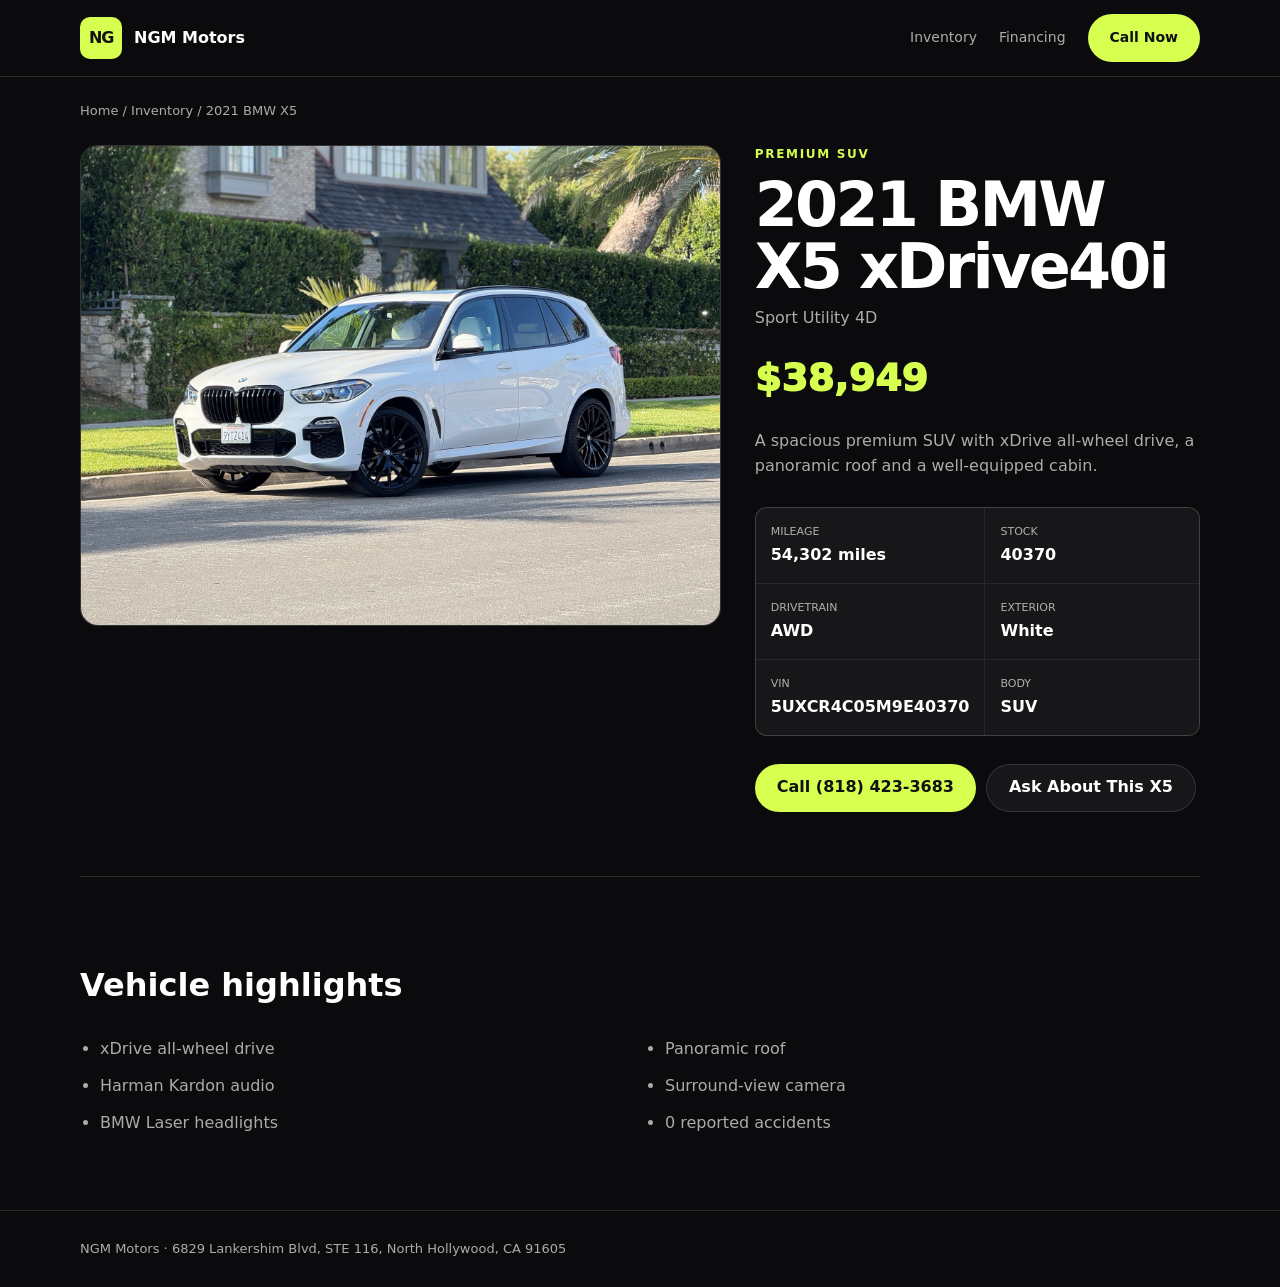
<file: inventory/2021-bmw-x5-xdrive40i/index.html>
<!doctype html><html lang="en"><head><meta charset="utf-8"><meta name="viewport" content="width=device-width,initial-scale=1"><title>2021 BMW X5 xDrive40i for Sale in Los Angeles | NGM Motors</title><meta name="description" content="Shop this 2021 BMW X5 xDrive40i AWD with 54,302 miles for $38,949 at NGM Motors in North Hollywood, Los Angeles."><meta name="robots" content="index,follow,max-image-preview:large"><link rel="canonical" href="https://ngm.fndmycar.com/inventory/2021-bmw-x5-xdrive40i/"><meta property="og:type" content="product"><meta property="og:title" content="2021 BMW X5 xDrive40i - $38,949"><meta property="og:description" content="White BMW X5 xDrive40i AWD with premium equipment and 54,302 miles."><meta property="og:url" content="https://ngm.fndmycar.com/inventory/2021-bmw-x5-xdrive40i/"><meta property="og:image" content="https://ngm.fndmycar.com/assets/inventory/bmw-x5-40370/01-front-three-quarter.jpg?v=2"><meta name="twitter:card" content="summary_large_image"><link rel="stylesheet" href="../vehicle.css"><script type="application/ld+json">{"@context":"https://schema.org","@type":"Vehicle","name":"2021 BMW X5 xDrive40i","url":"https://ngm.fndmycar.com/inventory/2021-bmw-x5-xdrive40i/","image":"https://ngm.fndmycar.com/assets/inventory/bmw-x5-40370/01-front-three-quarter.jpg?v=2","vehicleIdentificationNumber":"5UXCR4C05M9E40370","mileageFromOdometer":{"@type":"QuantitativeValue","value":54302,"unitCode":"SMI"},"vehicleModelDate":"2021","manufacturer":{"@type":"Organization","name":"BMW"},"model":"X5 xDrive40i","driveWheelConfiguration":"https://schema.org/AllWheelDriveConfiguration","color":"White","offers":{"@type":"Offer","price":38949,"priceCurrency":"USD","availability":"https://schema.org/InStock","url":"https://ngm.fndmycar.com/inventory/2021-bmw-x5-xdrive40i/","seller":{"@id":"https://ngm.fndmycar.com/#dealer"}}}</script></head><body><header><div class="container header-inner"><a class="brand" href="/"><span class="mark">NG</span>NGM Motors</a><nav class="nav"><a href="/#inventory">Inventory</a><a href="/financing.html">Financing</a><a class="button" href="tel:+18184233683">Call Now</a></nav></div></header><main class="container"><nav class="crumbs"><a href="/">Home</a> / <a href="/#inventory">Inventory</a> / 2021 BMW X5</nav><article class="vehicle"><div class="photo"><img src="/assets/inventory/bmw-x5-40370/01-front-three-quarter.jpg?v=2" alt="White 2021 BMW X5 xDrive40i for sale in Los Angeles"></div><div class="content"><p class="kicker">Premium SUV</p><h1>2021 BMW X5 xDrive40i</h1><p class="trim">Sport Utility 4D</p><p class="price">$38,949</p><p class="description">A spacious premium SUV with xDrive all-wheel drive, a panoramic roof and a well-equipped cabin.</p><div class="specs"><div class="spec"><span>Mileage</span><strong>54,302 miles</strong></div><div class="spec"><span>Stock</span><strong>40370</strong></div><div class="spec"><span>Drivetrain</span><strong>AWD</strong></div><div class="spec"><span>Exterior</span><strong>White</strong></div><div class="spec"><span>VIN</span><strong>5UXCR4C05M9E40370</strong></div><div class="spec"><span>Body</span><strong>SUV</strong></div></div><div class="actions"><a class="button" href="tel:+18184233683">Call (818) 423-3683</a><a class="button secondary" href="/#contact">Ask About This X5</a></div></div></article><section class="details"><h2>Vehicle highlights</h2><ul><li>xDrive all-wheel drive</li><li>Panoramic roof</li><li>Harman Kardon audio</li><li>Surround-view camera</li><li>BMW Laser headlights</li><li>0 reported accidents</li></ul></section></main><footer><div class="container">NGM Motors · 6829 Lankershim Blvd, STE 116, North Hollywood, CA 91605</div></footer></body></html>
</file>
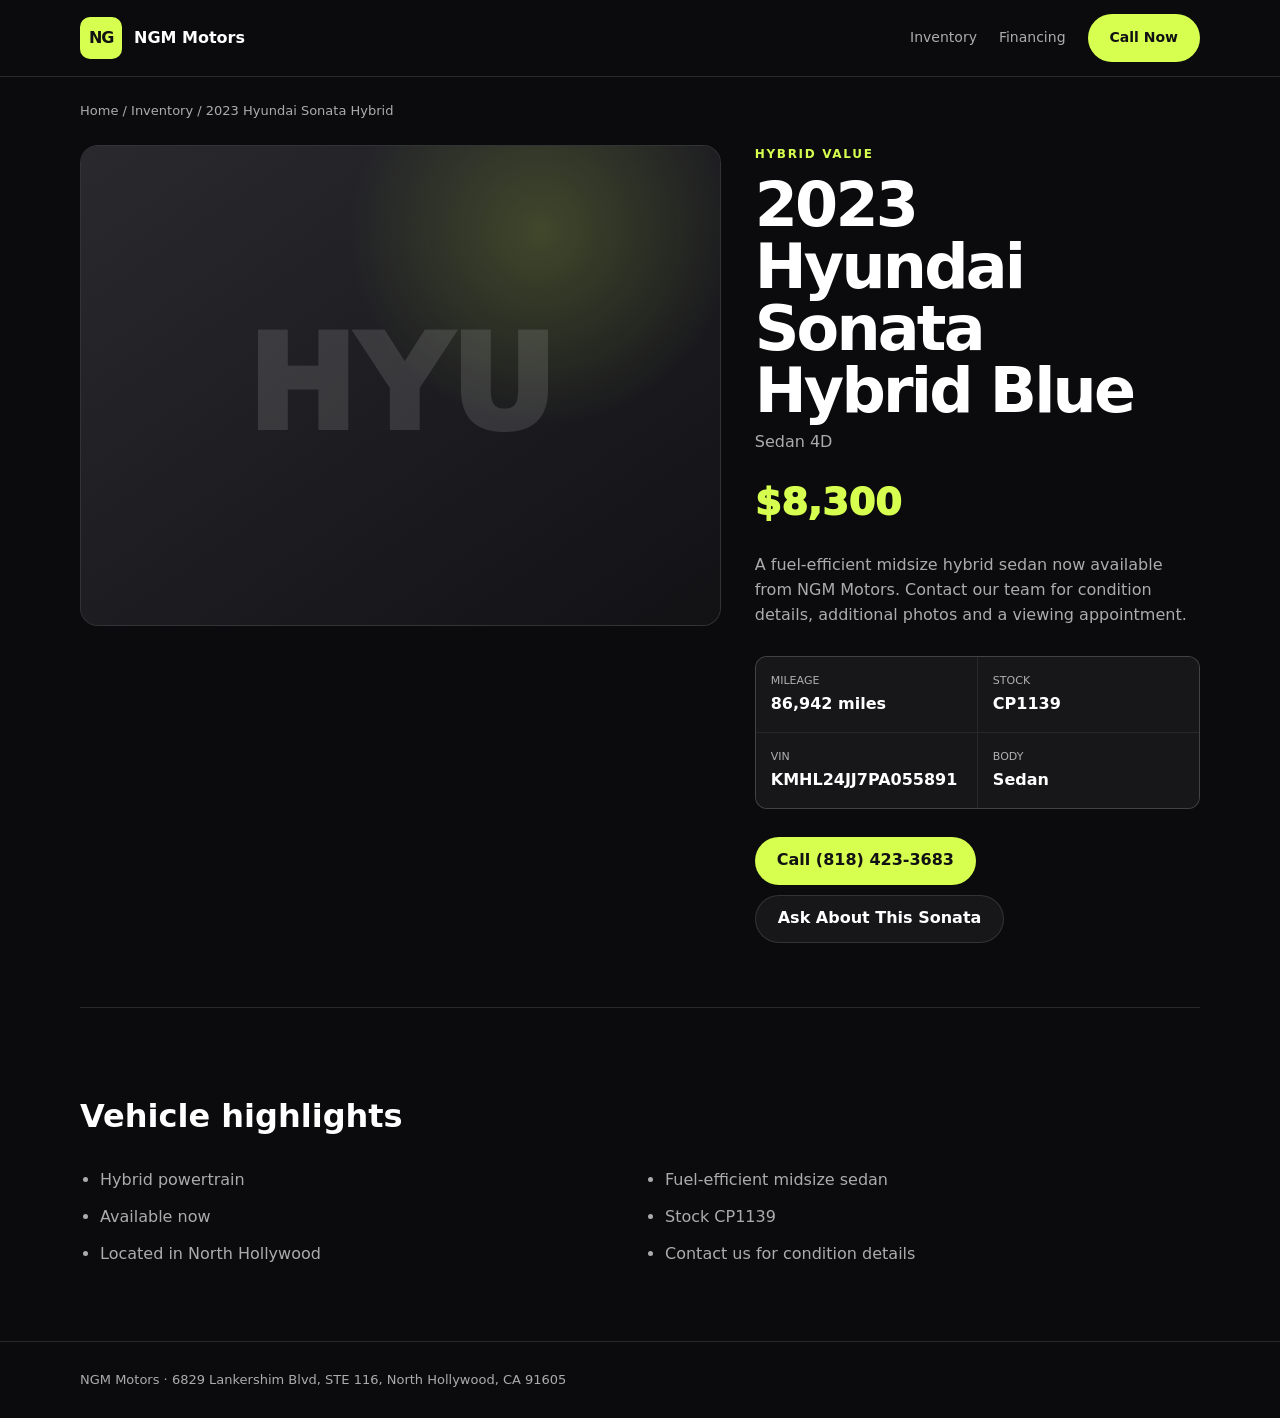
<file: inventory/2023-hyundai-sonata-hybrid-blue/index.html>
<!doctype html><html lang="en"><head><meta charset="utf-8"><meta name="viewport" content="width=device-width,initial-scale=1"><title>2023 Hyundai Sonata Hybrid Blue for Sale in Los Angeles | NGM Motors</title><meta name="description" content="Shop this 2023 Hyundai Sonata Hybrid Blue with 86,942 miles for $8,300 at NGM Motors in North Hollywood, Los Angeles."><meta name="robots" content="index,follow,max-image-preview:large"><link rel="canonical" href="https://ngm.fndmycar.com/inventory/2023-hyundai-sonata-hybrid-blue/"><meta property="og:type" content="product"><meta property="og:title" content="2023 Hyundai Sonata Hybrid Blue - $8,300"><meta property="og:description" content="Fuel-efficient Hyundai Sonata Hybrid Blue sedan with 86,942 miles."><meta property="og:url" content="https://ngm.fndmycar.com/inventory/2023-hyundai-sonata-hybrid-blue/"><meta name="twitter:card" content="summary"><link rel="stylesheet" href="../vehicle.css"><script type="application/ld+json">{"@context":"https://schema.org","@type":"Vehicle","name":"2023 Hyundai Sonata Hybrid Blue","url":"https://ngm.fndmycar.com/inventory/2023-hyundai-sonata-hybrid-blue/","vehicleIdentificationNumber":"KMHL24JJ7PA055891","mileageFromOdometer":{"@type":"QuantitativeValue","value":86942,"unitCode":"SMI"},"vehicleModelDate":"2023","manufacturer":{"@type":"Organization","name":"Hyundai"},"model":"Sonata Hybrid Blue","fuelType":"Hybrid","offers":{"@type":"Offer","price":8300,"priceCurrency":"USD","availability":"https://schema.org/InStock","url":"https://ngm.fndmycar.com/inventory/2023-hyundai-sonata-hybrid-blue/","seller":{"@id":"https://ngm.fndmycar.com/#dealer"}}}</script></head><body><header><div class="container header-inner"><a class="brand" href="/"><span class="mark">NG</span>NGM Motors</a><nav class="nav"><a href="/#inventory">Inventory</a><a href="/financing.html">Financing</a><a class="button" href="tel:+18184233683">Call Now</a></nav></div></header><main class="container"><nav class="crumbs"><a href="/">Home</a> / <a href="/#inventory">Inventory</a> / 2023 Hyundai Sonata Hybrid</nav><article class="vehicle"><div class="photo"><div class="placeholder" aria-label="Photos coming soon">HYU</div></div><div class="content"><p class="kicker">Hybrid Value</p><h1>2023 Hyundai Sonata Hybrid Blue</h1><p class="trim">Sedan 4D</p><p class="price">$8,300</p><p class="description">A fuel-efficient midsize hybrid sedan now available from NGM Motors. Contact our team for condition details, additional photos and a viewing appointment.</p><div class="specs"><div class="spec"><span>Mileage</span><strong>86,942 miles</strong></div><div class="spec"><span>Stock</span><strong>CP1139</strong></div><div class="spec"><span>VIN</span><strong>KMHL24JJ7PA055891</strong></div><div class="spec"><span>Body</span><strong>Sedan</strong></div></div><div class="actions"><a class="button" href="tel:+18184233683">Call (818) 423-3683</a><a class="button secondary" href="/#contact">Ask About This Sonata</a></div></div></article><section class="details"><h2>Vehicle highlights</h2><ul><li>Hybrid powertrain</li><li>Fuel-efficient midsize sedan</li><li>Available now</li><li>Stock CP1139</li><li>Located in North Hollywood</li><li>Contact us for condition details</li></ul></section></main><footer><div class="container">NGM Motors · 6829 Lankershim Blvd, STE 116, North Hollywood, CA 91605</div></footer></body></html>
</file>
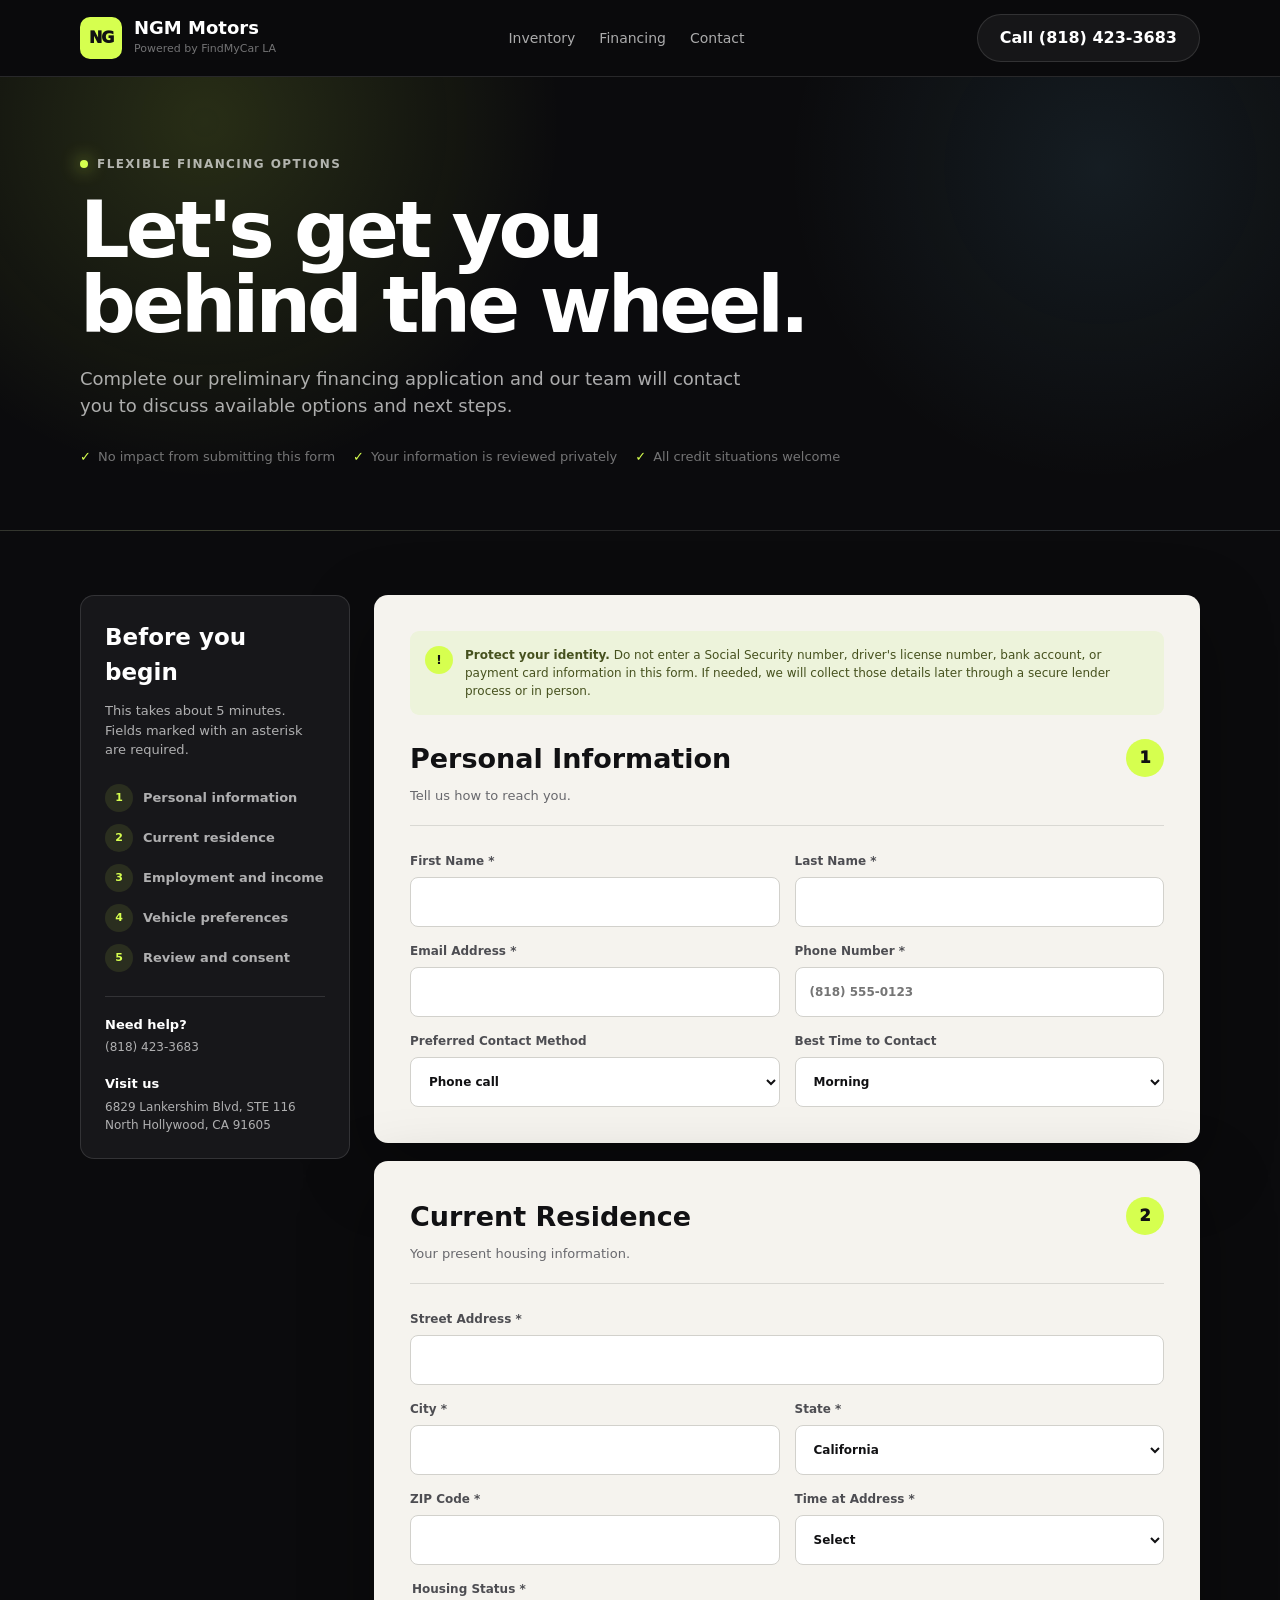
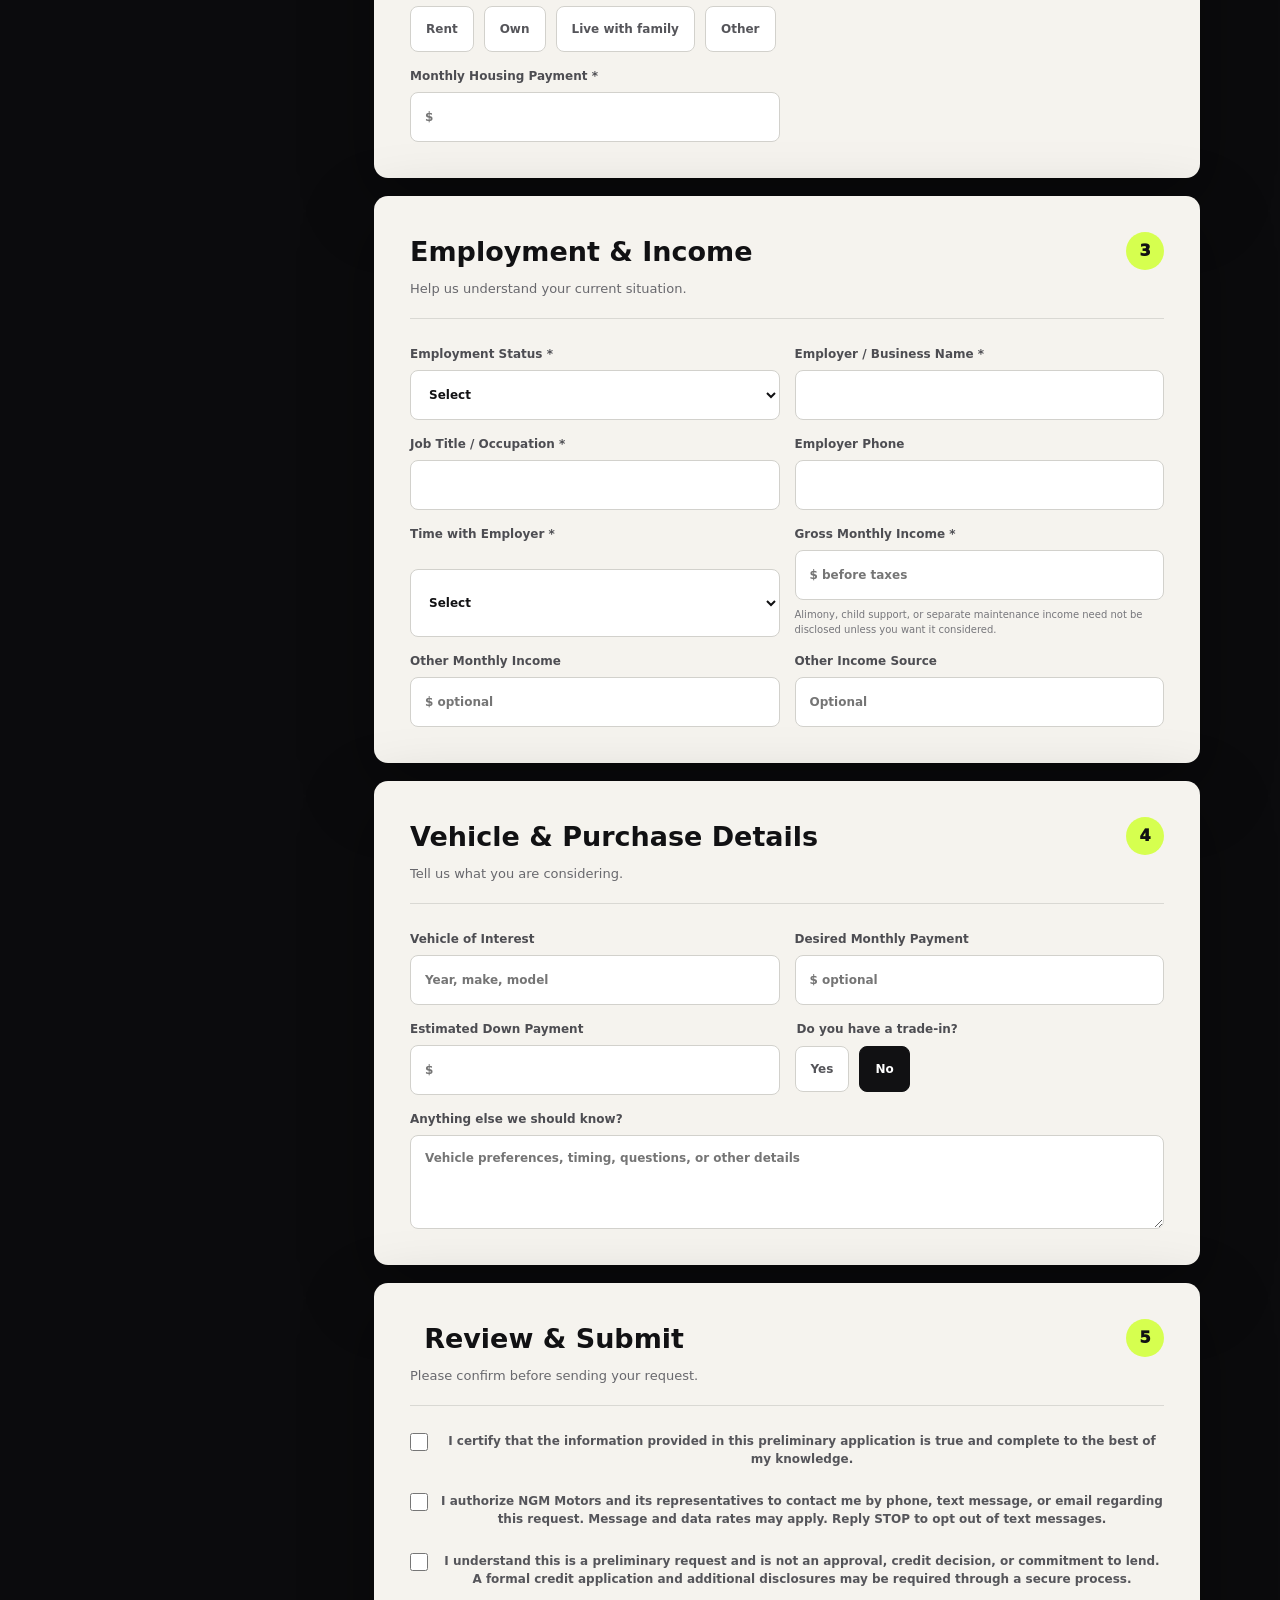
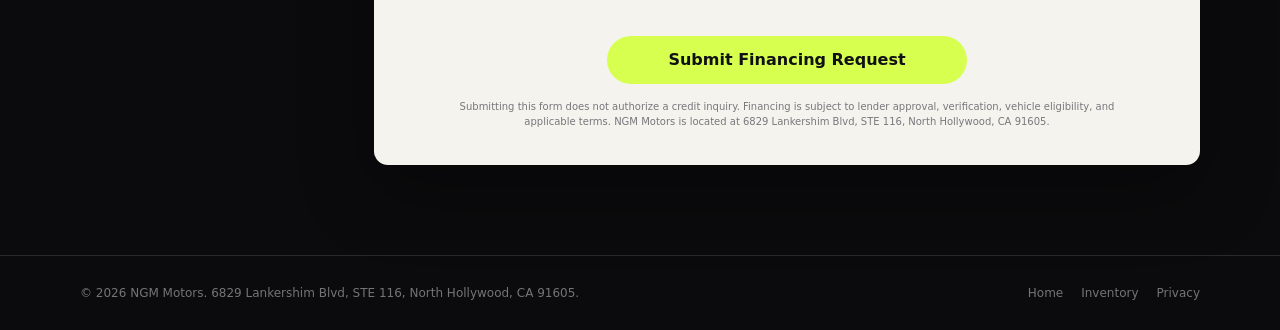
<file: financing.html>
<!DOCTYPE html>
<html lang="en">
<head>
  <meta charset="UTF-8">
  <meta name="viewport" content="width=device-width, initial-scale=1.0">
  <meta name="description" content="Apply for vehicle financing with NGM Motors in North Hollywood, California. Submit a secure preliminary financing request online.">
  <meta name="robots" content="index,follow">
  <link rel="canonical" href="https://ngm.fndmycar.com/financing.html">
  <meta property="og:type" content="website">
  <meta property="og:site_name" content="NGM Motors">
  <meta property="og:title" content="Apply for Vehicle Financing | NGM Motors">
  <meta property="og:description" content="Submit a preliminary vehicle financing request to NGM Motors in North Hollywood, California.">
  <meta property="og:url" content="https://ngm.fndmycar.com/financing.html">
  <title>Apply for Financing | NGM Motors</title>
  <style>
    :root {
      --bg: #0b0b0d;
      --panel: #17171a;
      --text: #fff;
      --muted: rgba(255,255,255,.66);
      --faint: rgba(255,255,255,.43);
      --line: rgba(255,255,255,.12);
      --accent: #d6ff4f;
      --ink: #111113;
      --paper: #f5f3ee;
      --radius: 14px;
      --shadow: 0 24px 70px rgba(0,0,0,.35);
    }
    * { box-sizing: border-box; }
    html { scroll-behavior: smooth; }
    body { margin: 0; background: var(--bg); color: var(--text); font-family: Inter, ui-sans-serif, system-ui, -apple-system, BlinkMacSystemFont, "Segoe UI", sans-serif; line-height: 1.5; }
    a { color: inherit; text-decoration: none; }
    button, input, select, textarea { font: inherit; }
    button, select { cursor: pointer; }
    h1, h2, h3, p { margin-top: 0; }
    .container { width: min(1120px, calc(100% - 32px)); margin: 0 auto; }
    .site-header { position: sticky; top: 0; z-index: 20; border-bottom: 1px solid var(--line); background: rgba(11,11,13,.88); backdrop-filter: blur(18px); }
    .header-inner { display: flex; align-items: center; justify-content: space-between; gap: 24px; min-height: 76px; }
    .brand { display: flex; align-items: center; gap: 12px; }
    .brand-mark { display: grid; width: 42px; height: 42px; place-items: center; border-radius: 10px; background: var(--accent); color: var(--ink); font-weight: 950; letter-spacing: -.08em; }
    .brand-name { display: block; font-size: 18px; font-weight: 900; line-height: 1; }
    .brand-note { display: block; margin-top: 4px; color: var(--faint); font-size: 11px; }
    .nav { display: flex; align-items: center; gap: 24px; color: var(--muted); font-size: 14px; }
    .nav a:hover { color: var(--text); }
    .button { display: inline-flex; min-height: 48px; align-items: center; justify-content: center; gap: 8px; border: 1px solid transparent; border-radius: 999px; padding: 0 22px; font-weight: 850; transition: transform .16s ease, background .16s ease; }
    .button:hover { transform: translateY(-1px); }
    .button-primary { background: var(--accent); color: var(--ink); }
    .button-primary:hover { background: #e2ff76; }
    .button-ghost { border-color: var(--line); background: rgba(255,255,255,.05); color: var(--text); }

    .hero { border-bottom: 1px solid var(--line); background: radial-gradient(circle at 16% 10%, rgba(214,255,79,.14), transparent 31%), radial-gradient(circle at 86% 20%, rgba(125,211,252,.09), transparent 27%), var(--bg); }
    .hero-inner { padding: 74px 0 64px; }
    .eyebrow { display: inline-flex; align-items: center; gap: 9px; margin-bottom: 20px; color: var(--muted); font-size: 12px; font-weight: 850; letter-spacing: .12em; text-transform: uppercase; }
    .eyebrow::before { content: ""; width: 8px; height: 8px; border-radius: 50%; background: var(--accent); box-shadow: 0 0 18px var(--accent); }
    h1 { max-width: 840px; margin-bottom: 22px; font-size: clamp(46px, 7vw, 78px); line-height: .96; letter-spacing: -.05em; }
    .hero-copy { max-width: 690px; margin-bottom: 0; color: var(--muted); font-size: 18px; }
    .trust-row { display: flex; flex-wrap: wrap; gap: 18px; margin-top: 28px; color: var(--faint); font-size: 13px; }
    .trust-row span::before { content: "\2713"; margin-right: 7px; color: var(--accent); font-weight: 900; }

    .application-section { padding: 64px 0 90px; }
    .application-layout { display: grid; grid-template-columns: 270px minmax(0,1fr); gap: 24px; align-items: start; }
    .application-aside { position: sticky; top: 100px; border: 1px solid var(--line); border-radius: var(--radius); background: var(--panel); padding: 24px; }
    .application-aside h2 { margin-bottom: 12px; font-size: 23px; }
    .application-aside p { color: var(--muted); font-size: 13px; }
    .steps { display: grid; gap: 12px; margin: 24px 0; padding: 0; list-style: none; counter-reset: steps; }
    .steps li { display: flex; align-items: center; gap: 10px; color: var(--muted); font-size: 13px; font-weight: 750; }
    .steps li::before { counter-increment: steps; content: counter(steps); display: grid; width: 28px; height: 28px; flex: 0 0 auto; place-items: center; border-radius: 50%; background: rgba(214,255,79,.1); color: var(--accent); font-size: 11px; font-weight: 900; }
    .dealer-card { border-top: 1px solid var(--line); padding-top: 18px; color: var(--muted); font-size: 12px; }
    .dealer-card strong { display: block; margin-bottom: 4px; color: var(--text); font-size: 13px; }

    .finance-form { display: grid; gap: 18px; }
    .form-card { border-radius: var(--radius); background: var(--paper); color: var(--ink); padding: clamp(24px,4vw,36px); box-shadow: var(--shadow); }
    .section-heading { display: flex; align-items: start; justify-content: space-between; gap: 20px; margin-bottom: 26px; border-bottom: 1px solid rgba(17,17,19,.12); padding-bottom: 20px; }
    .section-heading h2 { margin-bottom: 6px; font-size: 27px; }
    .section-heading p { margin-bottom: 0; color: #68686d; font-size: 13px; }
    .section-number { display: grid; width: 38px; height: 38px; flex: 0 0 auto; place-items: center; border-radius: 50%; background: var(--accent); font-weight: 950; }
    .fields { display: grid; grid-template-columns: repeat(2,minmax(0,1fr)); gap: 15px; }
    .field { display: grid; gap: 7px; color: #4d4d52; font-size: 12px; font-weight: 850; }
    .field-full { grid-column: 1/-1; }
    .field input, .field select, .field textarea { width: 100%; min-width: 0; border: 1px solid #d2d1cc; border-radius: 8px; background: #fff; color: var(--ink); outline: 0; padding: 13px 14px; }
    .field input, .field select { min-height: 50px; }
    .field textarea { min-height: 94px; resize: vertical; }
    .field input:focus, .field select:focus, .field textarea:focus { border-color: var(--ink); box-shadow: 0 0 0 3px rgba(17,17,19,.08); }
    .field-help { color: #76767b; font-size: 10px; font-weight: 500; }
    .security-note { display: flex; align-items: start; gap: 12px; margin-bottom: 24px; border-radius: 9px; background: #edf3db; padding: 15px; color: #46511e; font-size: 12px; }
    .security-icon { display: grid; width: 28px; height: 28px; flex: 0 0 auto; place-items: center; border-radius: 50%; background: var(--accent); color: var(--ink); font-weight: 900; }
    .radio-group { display: flex; flex-wrap: wrap; gap: 10px; }
    .radio-option { position: relative; }
    .radio-option input { position: absolute; opacity: 0; pointer-events: none; }
    .radio-option span { display: inline-flex; min-height: 46px; align-items: center; border: 1px solid #d2d1cc; border-radius: 8px; background: #fff; padding: 0 15px; color: #55555a; font-size: 12px; font-weight: 800; }
    .radio-option input:checked + span { border-color: var(--ink); background: var(--ink); color: #fff; }
    .consent { display: grid; grid-template-columns: 20px 1fr; gap: 10px; align-items: start; color: #55555a; font-size: 12px; font-weight: 600; }
    .consent input { width: 18px; height: 18px; margin: 1px 0 0; accent-color: var(--ink); }
    .submit-card { text-align: center; }
    .submit-card .button { width: min(360px,100%); }
    .fine-print { max-width: 700px; margin: 15px auto 0; color: #77777c; font-size: 10px; }
    .form-message { display: none; margin: 0 0 18px; border-radius: 8px; padding: 13px; font-size: 13px; font-weight: 800; }
    .form-message.visible { display: block; }
    .form-message.success { background: #eaf5d1; color: #3d4a15; }
    .form-message.error { background: #fce8e8; color: #8d2525; }

    .footer { border-top: 1px solid var(--line); padding: 28px 0; color: var(--faint); font-size: 12px; }
    .footer-inner { display: flex; justify-content: space-between; gap: 20px; }
    .footer-links { display: flex; flex-wrap: wrap; gap: 18px; }
    .footer a:hover { color: var(--text); }
    @media (max-width: 860px) { .nav { display: none; } .application-layout { grid-template-columns: 1fr; } .application-aside { position: static; } .steps { grid-template-columns: repeat(2,1fr); } }
    @media (max-width: 620px) { .container { width: min(100% - 24px,1120px); } .header-inner { min-height: 68px; } .header-inner > .button { display: none; } .hero-inner { padding: 52px 0 44px; } .application-section { padding: 38px 0 64px; } .steps, .fields { grid-template-columns: 1fr; } .field-full { grid-column: auto; } .section-heading { align-items: stretch; flex-direction: column-reverse; } .footer-inner { flex-direction: column; } }
  </style>
</head>
<body>
  <header class="site-header">
    <div class="container header-inner">
      <a class="brand" href="index.html" aria-label="NGM Motors home"><span class="brand-mark">NG</span><span><span class="brand-name">NGM Motors</span><span class="brand-note">Powered by FindMyCar LA</span></span></a>
      <nav class="nav" aria-label="Main navigation"><a href="index.html#inventory">Inventory</a><a href="financing.html">Financing</a><a href="index.html#contact">Contact</a></nav>
      <a class="button button-ghost" href="tel:+18184233683">Call (818) 423-3683</a>
    </div>
  </header>

  <main>
    <section class="hero">
      <div class="container hero-inner">
        <p class="eyebrow">Flexible financing options</p>
        <h1>Let's get you<br>behind the wheel.</h1>
        <p class="hero-copy">Complete our preliminary financing application and our team will contact you to discuss available options and next steps.</p>
        <div class="trust-row"><span>No impact from submitting this form</span><span>Your information is reviewed privately</span><span>All credit situations welcome</span></div>
      </div>
    </section>

    <section class="application-section">
      <div class="container application-layout">
        <aside class="application-aside">
          <h2>Before you begin</h2>
          <p>This takes about 5 minutes. Fields marked with an asterisk are required.</p>
          <ol class="steps"><li>Personal information</li><li>Current residence</li><li>Employment and income</li><li>Vehicle preferences</li><li>Review and consent</li></ol>
          <div class="dealer-card"><strong>Need help?</strong><a href="tel:+18184233683">(818) 423-3683</a><br><br><strong>Visit us</strong>6829 Lankershim Blvd, STE 116<br>North Hollywood, CA 91605</div>
        </aside>

        <form id="financeForm" class="finance-form" action="https://formspree.io/f/mrededgd" method="POST">
          <input type="hidden" name="request_type" value="Preliminary financing application">
          <section class="form-card">
            <div class="security-note"><span class="security-icon">!</span><span><strong>Protect your identity.</strong> Do not enter a Social Security number, driver's license number, bank account, or payment card information in this form. If needed, we will collect those details later through a secure lender process or in person.</span></div>
            <div class="section-heading"><div><h2>Personal Information</h2><p>Tell us how to reach you.</p></div><span class="section-number">1</span></div>
            <div class="fields">
              <label class="field">First Name *<input name="first_name" type="text" autocomplete="given-name" required></label>
              <label class="field">Last Name *<input name="last_name" type="text" autocomplete="family-name" required></label>
              <label class="field">Email Address *<input name="email" type="email" autocomplete="email" required></label>
              <label class="field">Phone Number *<input name="phone" type="tel" autocomplete="tel" placeholder="(818) 555-0123" required></label>
              <label class="field">Preferred Contact Method<select name="preferred_contact"><option>Phone call</option><option>Text message</option><option>Email</option></select></label>
              <label class="field">Best Time to Contact<select name="best_contact_time"><option>Morning</option><option>Afternoon</option><option>Evening</option></select></label>
            </div>
          </section>

          <section class="form-card">
            <div class="section-heading"><div><h2>Current Residence</h2><p>Your present housing information.</p></div><span class="section-number">2</span></div>
            <div class="fields">
              <label class="field field-full">Street Address *<input name="street_address" type="text" autocomplete="street-address" required></label>
              <label class="field">City *<input name="city" type="text" autocomplete="address-level2" required></label>
              <label class="field">State *<select name="state" autocomplete="address-level1" required><option value="CA">California</option><option value="AZ">Arizona</option><option value="NV">Nevada</option><option value="OR">Oregon</option><option value="other">Other</option></select></label>
              <label class="field">ZIP Code *<input name="zip" type="text" inputmode="numeric" autocomplete="postal-code" pattern="[0-9]{5}(-[0-9]{4})?" required></label>
              <label class="field">Time at Address *<select name="time_at_address" required><option value="">Select</option><option>Less than 1 year</option><option>1-2 years</option><option>2-5 years</option><option>5+ years</option></select></label>
              <fieldset class="field field-full" style="border:0;padding:0;margin:0"><legend style="margin-bottom:8px">Housing Status *</legend><div class="radio-group"><label class="radio-option"><input type="radio" name="housing_status" value="Rent" required><span>Rent</span></label><label class="radio-option"><input type="radio" name="housing_status" value="Own"><span>Own</span></label><label class="radio-option"><input type="radio" name="housing_status" value="Family"><span>Live with family</span></label><label class="radio-option"><input type="radio" name="housing_status" value="Other"><span>Other</span></label></div></fieldset>
              <label class="field">Monthly Housing Payment *<input name="monthly_housing_payment" type="number" min="0" step="1" inputmode="decimal" placeholder="$" required></label>
            </div>
          </section>

          <section class="form-card">
            <div class="section-heading"><div><h2>Employment &amp; Income</h2><p>Help us understand your current situation.</p></div><span class="section-number">3</span></div>
            <div class="fields">
              <label class="field">Employment Status *<select name="employment_status" required><option value="">Select</option><option>Employed</option><option>Self-employed</option><option>Retired</option><option>Student</option><option>Other income</option></select></label>
              <label class="field">Employer / Business Name *<input name="employer" type="text" autocomplete="organization" required></label>
              <label class="field">Job Title / Occupation *<input name="occupation" type="text" autocomplete="organization-title" required></label>
              <label class="field">Employer Phone<input name="employer_phone" type="tel"></label>
              <label class="field">Time with Employer *<select name="employment_duration" required><option value="">Select</option><option>Less than 1 year</option><option>1-2 years</option><option>2-5 years</option><option>5+ years</option></select></label>
              <label class="field">Gross Monthly Income *<input name="gross_monthly_income" type="number" min="0" step="1" inputmode="decimal" placeholder="$ before taxes" required><span class="field-help">Alimony, child support, or separate maintenance income need not be disclosed unless you want it considered.</span></label>
              <label class="field">Other Monthly Income<input name="other_monthly_income" type="number" min="0" step="1" inputmode="decimal" placeholder="$ optional"></label>
              <label class="field">Other Income Source<input name="other_income_source" type="text" placeholder="Optional"></label>
            </div>
          </section>

          <section class="form-card">
            <div class="section-heading"><div><h2>Vehicle &amp; Purchase Details</h2><p>Tell us what you are considering.</p></div><span class="section-number">4</span></div>
            <div class="fields">
              <label class="field">Vehicle of Interest<input name="vehicle_interest" type="text" placeholder="Year, make, model"></label>
              <label class="field">Desired Monthly Payment<input name="desired_monthly_payment" type="number" min="0" step="1" inputmode="decimal" placeholder="$ optional"></label>
              <label class="field">Estimated Down Payment<input name="down_payment" type="number" min="0" step="1" inputmode="decimal" placeholder="$"></label>
              <fieldset class="field" style="border:0;padding:0;margin:0"><legend style="margin-bottom:8px">Do you have a trade-in?</legend><div class="radio-group"><label class="radio-option"><input type="radio" name="trade_in" value="Yes"><span>Yes</span></label><label class="radio-option"><input type="radio" name="trade_in" value="No" checked><span>No</span></label></div></fieldset>
              <label class="field field-full">Anything else we should know?<textarea name="notes" placeholder="Vehicle preferences, timing, questions, or other details"></textarea></label>
            </div>
          </section>

          <section class="form-card submit-card">
            <div class="section-heading"><div><h2>Review &amp; Submit</h2><p>Please confirm before sending your request.</p></div><span class="section-number">5</span></div>
            <div id="formMessage" class="form-message" role="status"></div>
            <label class="consent"><input name="accuracy_consent" type="checkbox" required><span>I certify that the information provided in this preliminary application is true and complete to the best of my knowledge.</span></label>
            <br>
            <label class="consent"><input name="contact_consent" type="checkbox" required><span>I authorize NGM Motors and its representatives to contact me by phone, text message, or email regarding this request. Message and data rates may apply. Reply STOP to opt out of text messages.</span></label>
            <br>
            <label class="consent"><input name="credit_notice" type="checkbox" required><span>I understand this is a preliminary request and is not an approval, credit decision, or commitment to lend. A formal credit application and additional disclosures may be required through a secure process.</span></label>
            <br><br>
            <button id="submitButton" class="button button-primary" type="submit">Submit Financing Request</button>
            <p class="fine-print">Submitting this form does not authorize a credit inquiry. Financing is subject to lender approval, verification, vehicle eligibility, and applicable terms. NGM Motors is located at 6829 Lankershim Blvd, STE 116, North Hollywood, CA 91605.</p>
          </section>
        </form>
      </div>
    </section>
  </main>

  <footer class="footer"><div class="container footer-inner"><span>&copy; 2026 NGM Motors. 6829 Lankershim Blvd, STE 116, North Hollywood, CA 91605.</span><span class="footer-links"><a href="index.html">Home</a><a href="index.html#inventory">Inventory</a><a href="https://fndmycar.com/privacy.html">Privacy</a></span></div></footer>
  <script>
    const form = document.querySelector("#financeForm");
    const message = document.querySelector("#formMessage");
    const submitButton = document.querySelector("#submitButton");

    form.addEventListener("submit", async event => {
      event.preventDefault();
      message.className = "form-message";
      submitButton.disabled = true;
      submitButton.textContent = "Sending...";

      try {
        const response = await fetch(form.action, {
          method: form.method,
          body: new FormData(form),
          headers: { Accept: "application/json" }
        });
        if (!response.ok) throw new Error("Request failed");
        message.textContent = "Thank you. Your preliminary financing request has been received. Our team will contact you shortly.";
        message.className = "form-message success visible";
        form.reset();
        message.scrollIntoView({ behavior: "smooth", block: "center" });
      } catch (error) {
        message.textContent = "We could not send your request. Please call us at (818) 423-3683 for assistance.";
        message.className = "form-message error visible";
      } finally {
        submitButton.disabled = false;
        submitButton.textContent = "Submit Financing Request";
      }
    });
  </script>
</body>
</html>
</file>
<file: local.css>
:root{--bg:#0b0b0d;--panel:#17171a;--text:#fff;--muted:rgba(255,255,255,.67);--line:rgba(255,255,255,.12);--accent:#d6ff4f;--ink:#111113;--radius:14px}*{box-sizing:border-box}html{scroll-behavior:smooth}body{margin:0;background:var(--bg);color:var(--text);font-family:Inter,ui-sans-serif,system-ui,-apple-system,BlinkMacSystemFont,"Segoe UI",sans-serif;line-height:1.6}a{color:inherit;text-decoration:none}img{display:block;width:100%;max-width:100%}.container{width:min(1120px,calc(100% - 32px));margin:auto}header{border-bottom:1px solid var(--line);background:rgba(11,11,13,.94)}.header-inner{display:flex;min-height:76px;align-items:center;justify-content:space-between;gap:20px}.brand{display:flex;align-items:center;gap:12px;font-weight:900}.mark{display:grid;width:42px;height:42px;place-items:center;border-radius:10px;background:var(--accent);color:var(--ink);letter-spacing:-.08em}.nav{display:flex;align-items:center;gap:22px;color:var(--muted);font-size:14px}.button{display:inline-flex;min-height:48px;align-items:center;justify-content:center;border:1px solid transparent;border-radius:999px;background:var(--accent);color:var(--ink);padding:0 22px;font-weight:900}.button.secondary{border-color:var(--line);background:rgba(255,255,255,.05);color:var(--text)}.crumbs{padding:24px 0;color:var(--muted);font-size:13px}.hero{padding:52px 0 64px;border-bottom:1px solid var(--line);background:radial-gradient(circle at 12% 18%,rgba(214,255,79,.13),transparent 31%)}.eyebrow{margin:0 0 12px;color:var(--accent);font-size:12px;font-weight:900;letter-spacing:.14em;text-transform:uppercase}h1{max-width:880px;margin:0 0 22px;font-size:clamp(44px,7vw,76px);line-height:.98;letter-spacing:-.05em}.lead{max-width:760px;margin:0 0 28px;color:var(--muted);font-size:19px}.actions{display:flex;flex-wrap:wrap;gap:10px}.section{padding:62px 0}.section.alt{border-top:1px solid var(--line);border-bottom:1px solid var(--line);background:#111114}h2{margin:0 0 16px;font-size:clamp(30px,4vw,46px);letter-spacing:-.035em}.copy{max-width:800px;color:var(--muted)}.grid{display:grid;grid-template-columns:repeat(3,1fr);gap:18px;margin-top:30px}.card{overflow:hidden;border:1px solid var(--line);border-radius:var(--radius);background:var(--panel)}.card img,.vehicle-placeholder{aspect-ratio:4/3;object-fit:cover}.vehicle-placeholder{display:grid;place-items:center;background:radial-gradient(circle at 70% 15%,rgba(214,255,79,.18),transparent 36%),#202024;color:rgba(255,255,255,.1);font-size:76px;font-weight:950}.card-body{padding:20px}.card h3{margin:0 0 5px;font-size:20px}.price{color:var(--accent);font-size:22px;font-weight:950}.meta{color:var(--muted);font-size:13px}.text-grid{display:grid;grid-template-columns:1fr 1fr;gap:36px}.text-grid p,.faq p{color:var(--muted)}.faq{display:grid;gap:14px;margin-top:28px}.faq article{border:1px solid var(--line);border-radius:12px;background:var(--panel);padding:20px}.faq h3{margin:0 0 7px}.faq p{margin:0}footer{border-top:1px solid var(--line);padding:28px 0;color:var(--muted);font-size:13px}@media(max-width:760px){.nav a:not(.button){display:none}.grid,.text-grid{grid-template-columns:1fr}.hero{padding-top:36px}}
</file>
<file: inventory/vehicle.css>
:root { --bg:#0b0b0d; --panel:#17171a; --text:#fff; --muted:rgba(255,255,255,.66); --line:rgba(255,255,255,.12); --accent:#d6ff4f; --ink:#111113; }
* { box-sizing:border-box; }
body { margin:0; background:var(--bg); color:var(--text); font-family:Inter,ui-sans-serif,system-ui,-apple-system,BlinkMacSystemFont,"Segoe UI",sans-serif; line-height:1.55; }
a { color:inherit; text-decoration:none; }
img { display:block; max-width:100%; }
.container { width:min(1120px,calc(100% - 32px)); margin:auto; }
header { border-bottom:1px solid var(--line); background:#0b0b0d; }
.header-inner { display:flex; min-height:76px; align-items:center; justify-content:space-between; gap:20px; }
.brand { display:flex; align-items:center; gap:12px; font-weight:900; }
.mark { display:grid; width:42px; height:42px; place-items:center; border-radius:10px; background:var(--accent); color:var(--ink); letter-spacing:-.08em; }
.nav { display:flex; align-items:center; gap:22px; color:var(--muted); font-size:14px; }
.button { display:inline-flex; min-height:48px; align-items:center; justify-content:center; border-radius:999px; background:var(--accent); color:var(--ink); padding:0 22px; font-weight:900; }
.crumbs { padding:24px 0; color:var(--muted); font-size:13px; }
.vehicle { display:grid; grid-template-columns:1.18fr .82fr; gap:34px; padding-bottom:64px; }
.photo { align-self:start; overflow:hidden; border:1px solid var(--line); border-radius:18px; background:var(--panel); }
.photo img { width:100%; aspect-ratio:4/3; object-fit:cover; }
.placeholder { display:grid; aspect-ratio:4/3; place-items:center; background:radial-gradient(circle at 72% 18%,rgba(214,255,79,.18),transparent 32%),linear-gradient(145deg,#29292e,#121215); color:rgba(255,255,255,.12); font-size:clamp(64px,12vw,130px); font-weight:950; }
.content { align-self:center; }
.kicker { margin:0 0 10px; color:var(--accent); font-size:12px; font-weight:900; letter-spacing:.14em; text-transform:uppercase; }
h1 { margin:0 0 8px; font-size:clamp(38px,5vw,62px); line-height:1; letter-spacing:-.045em; }
.trim { margin:0 0 18px; color:var(--muted); }
.price { margin:0 0 22px; color:var(--accent); font-size:38px; font-weight:950; }
.description { color:var(--muted); }
.specs { display:grid; grid-template-columns:1fr 1fr; gap:1px; margin:28px 0; overflow:hidden; border:1px solid var(--line); border-radius:12px; background:var(--line); }
.spec { background:var(--panel); padding:15px; }
.spec span { display:block; color:var(--muted); font-size:11px; text-transform:uppercase; }
.spec strong { display:block; margin-top:3px; }
.actions { display:flex; flex-wrap:wrap; gap:10px; }
.button.secondary { border:1px solid var(--line); background:var(--panel); color:var(--text); }
.details { border-top:1px solid var(--line); padding:58px 0; }
.details h2 { font-size:32px; }
.details ul { display:grid; grid-template-columns:1fr 1fr; gap:12px 30px; padding-left:20px; color:var(--muted); }
footer { border-top:1px solid var(--line); padding:28px 0; color:var(--muted); font-size:13px; }
@media (max-width:760px) { .nav a:not(.button){display:none}.vehicle{grid-template-columns:1fr}.content{align-self:auto}.details ul{grid-template-columns:1fr}.specs{grid-template-columns:1fr} }
</file>
